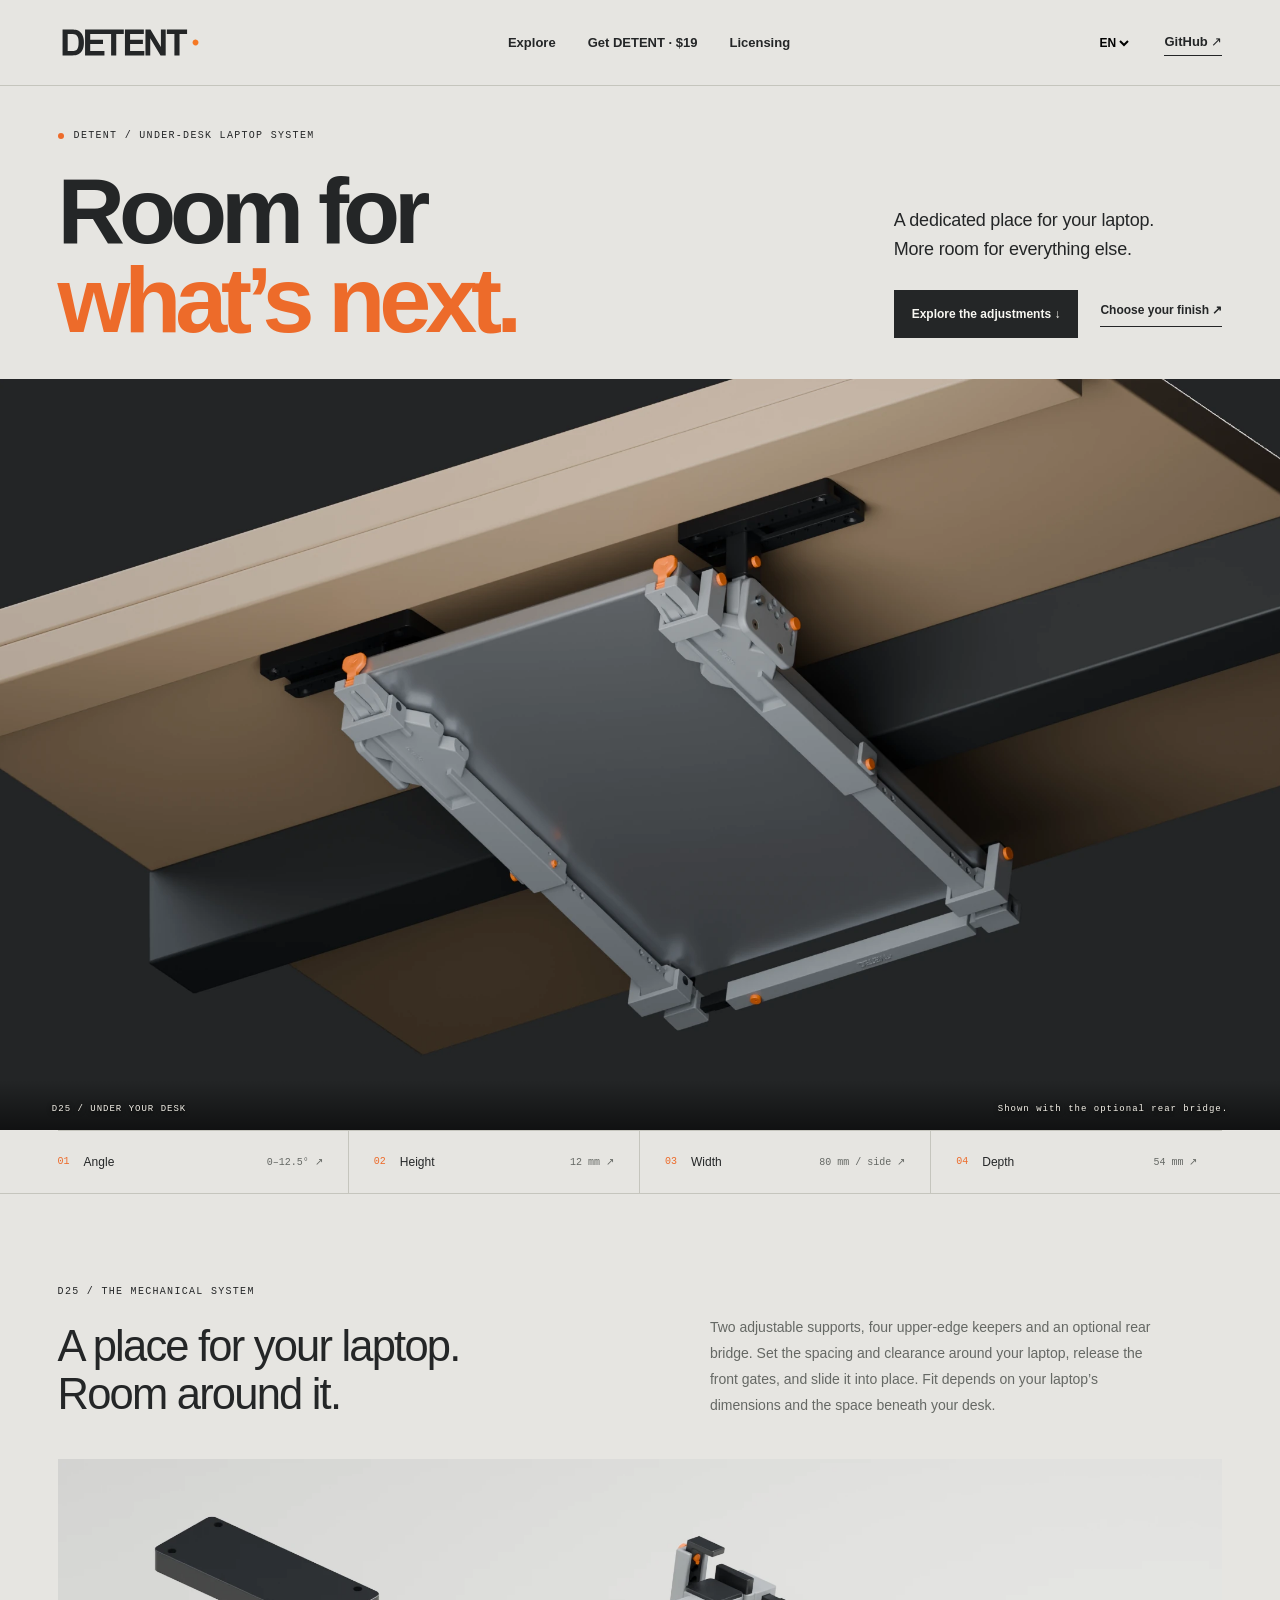
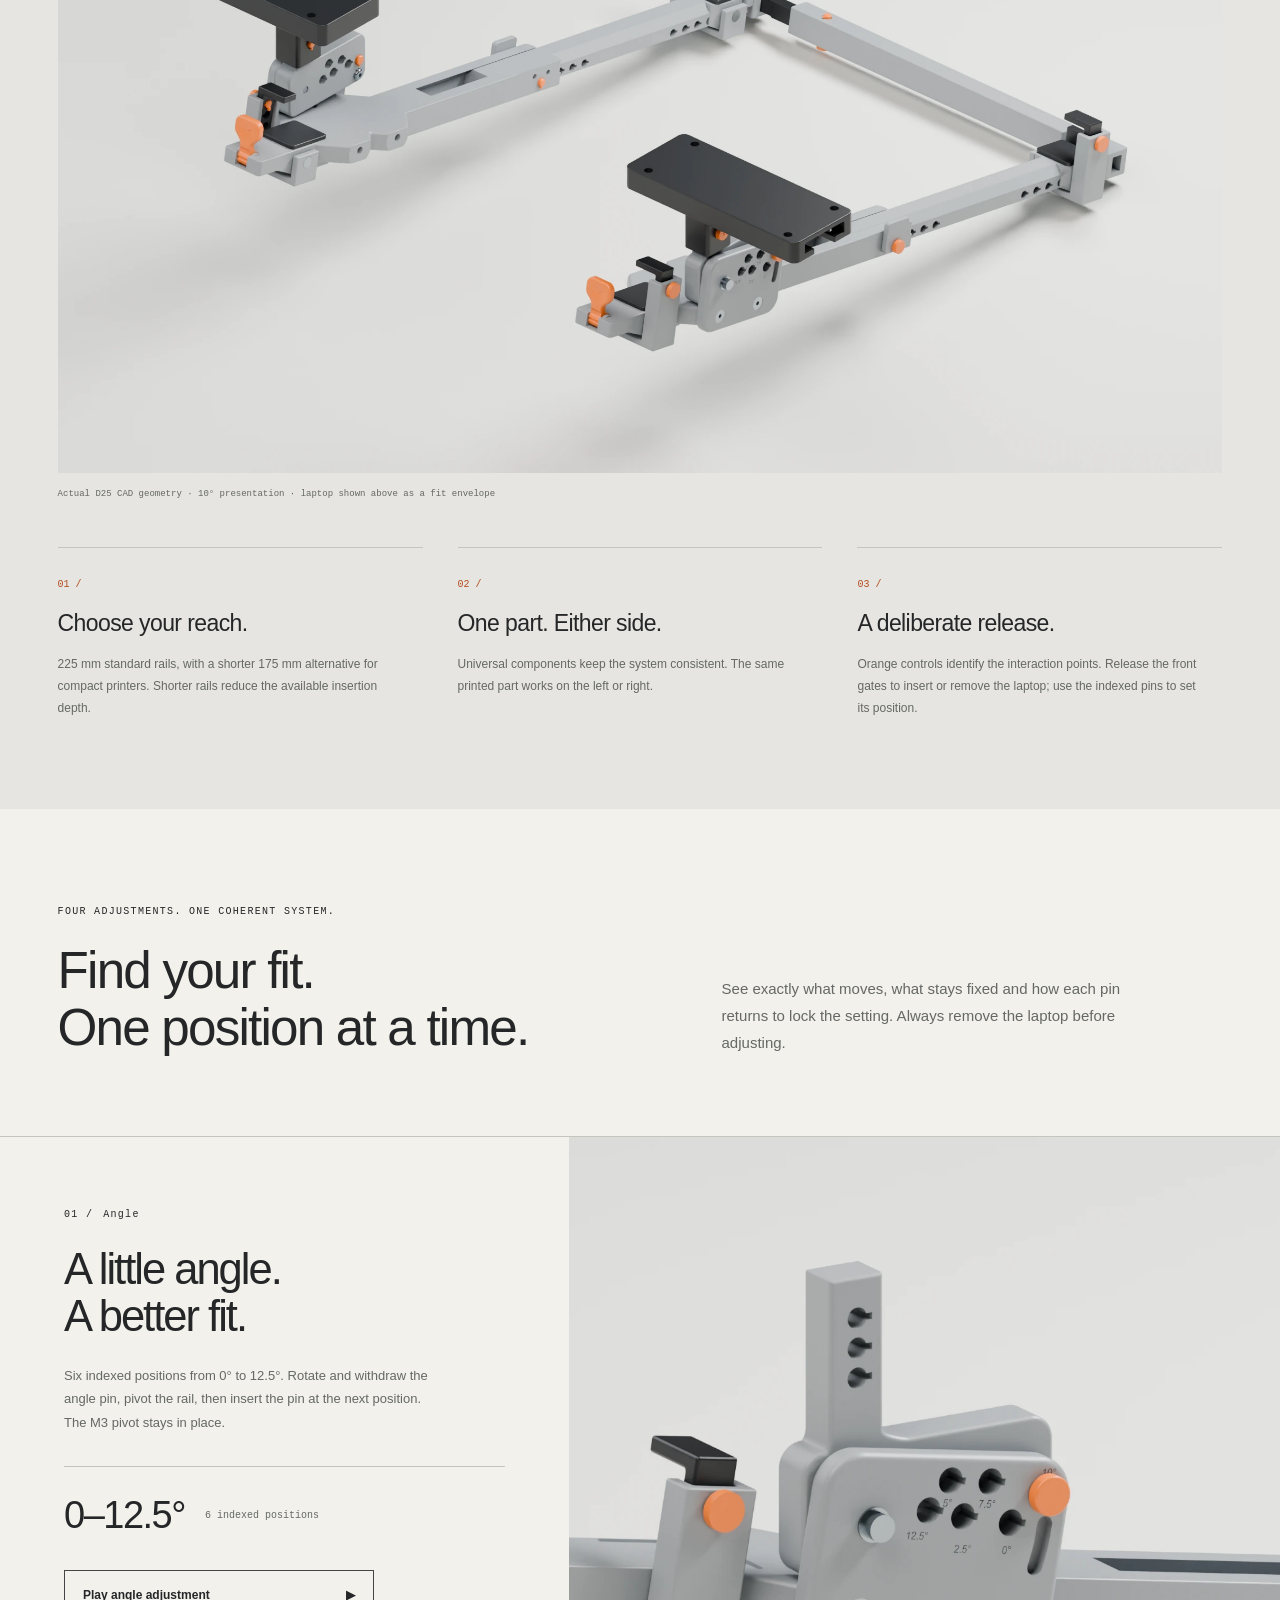
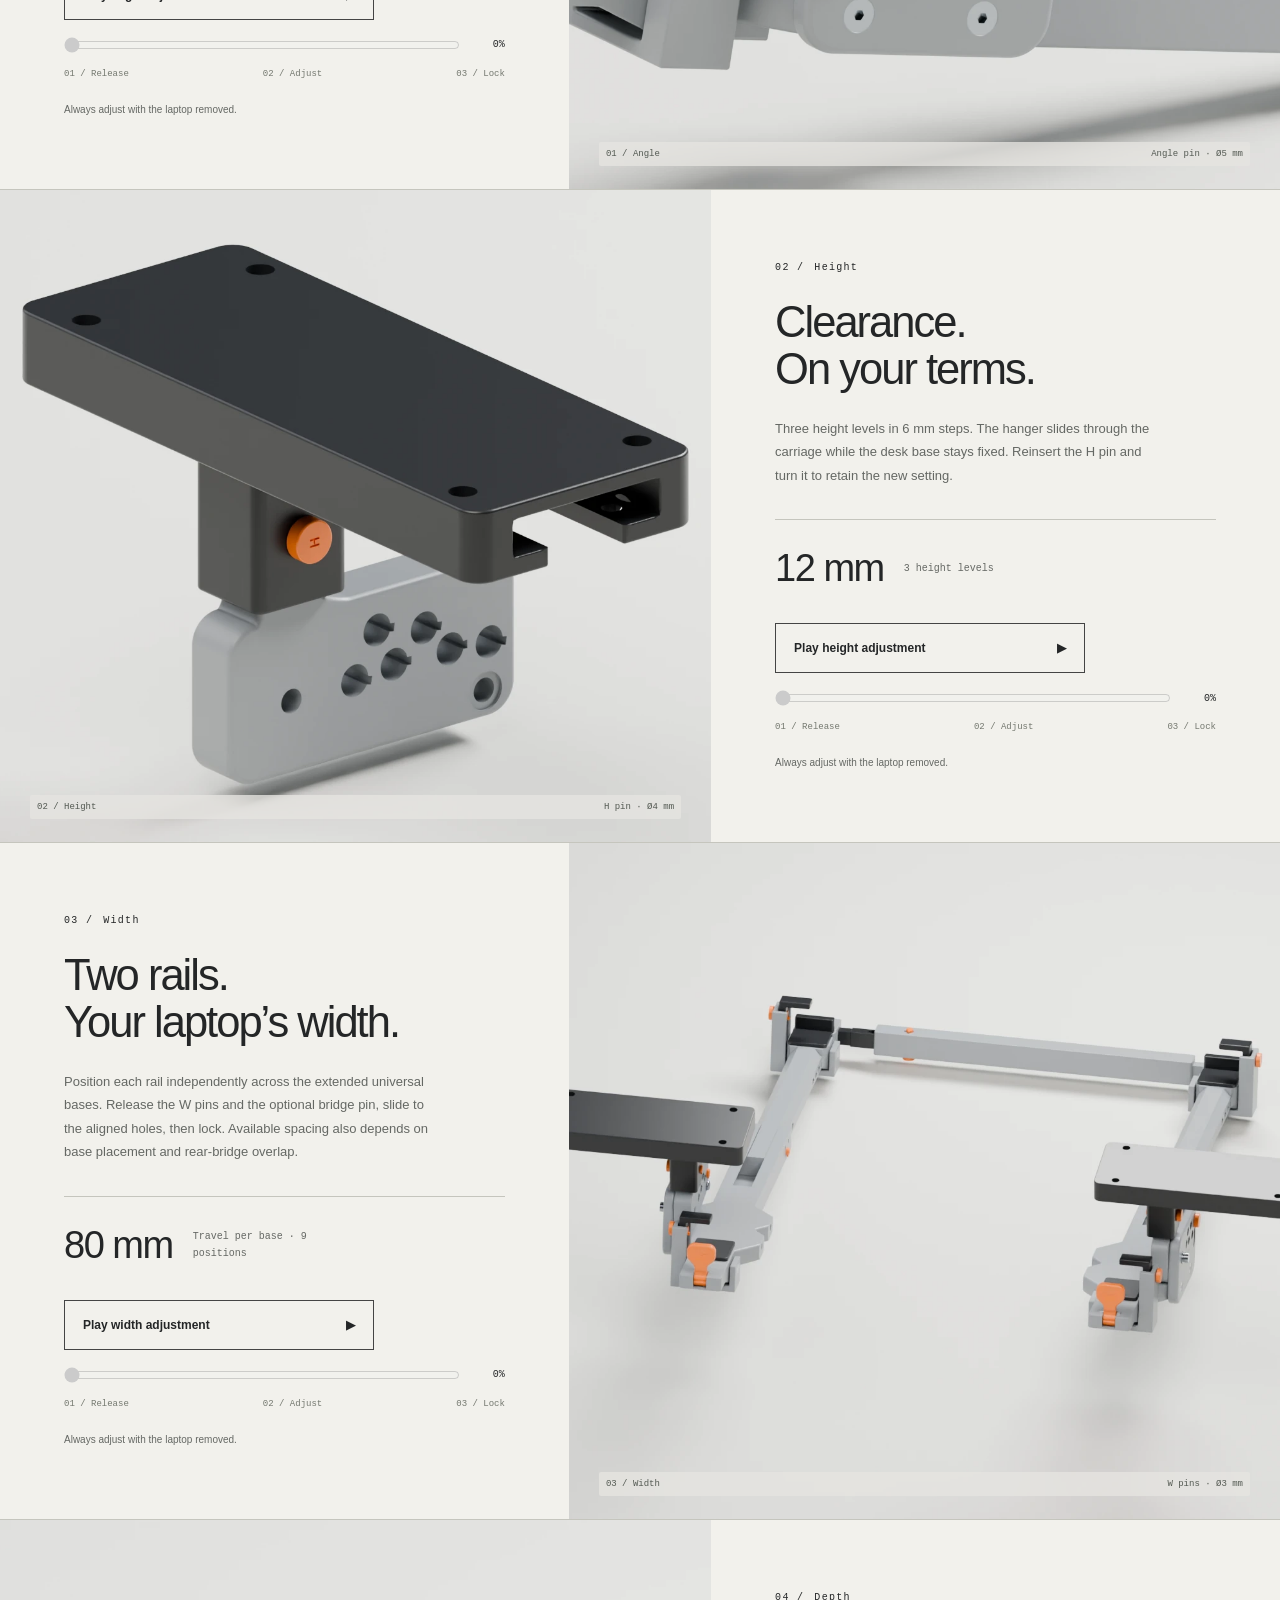
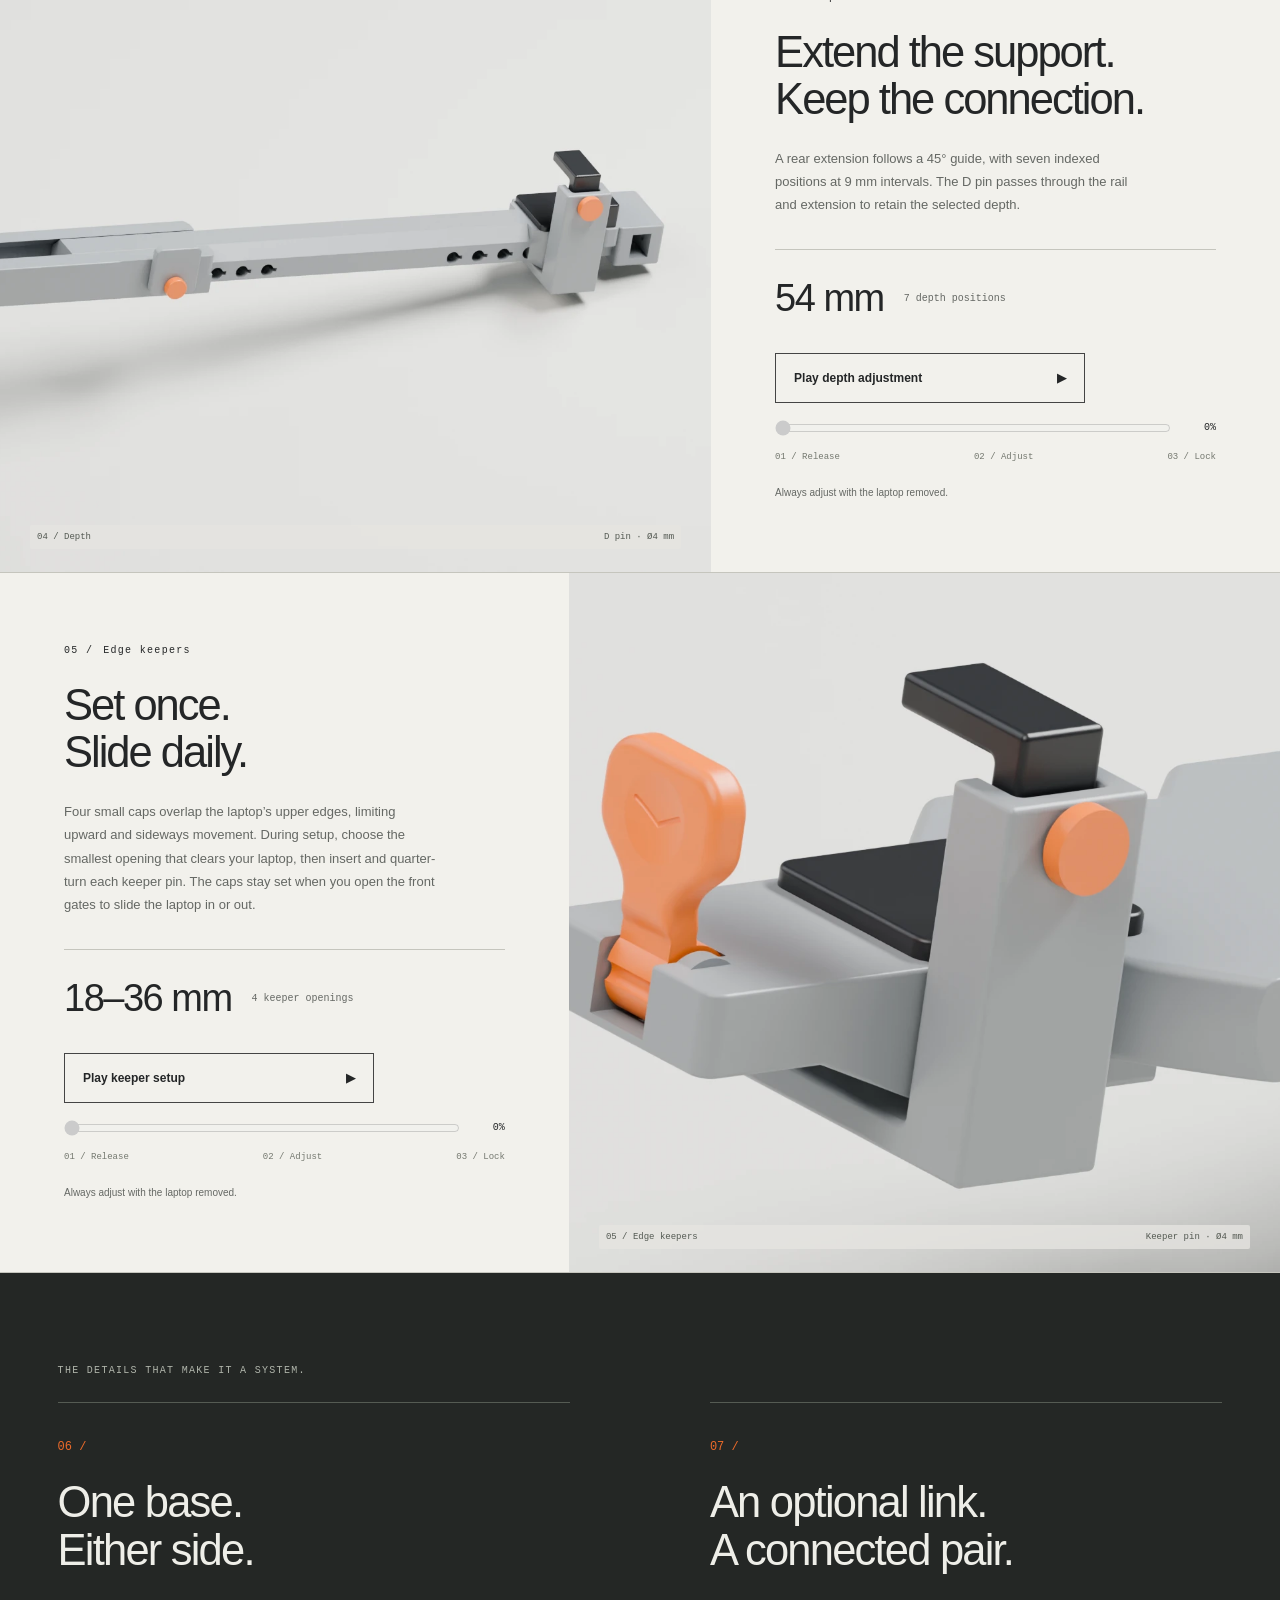
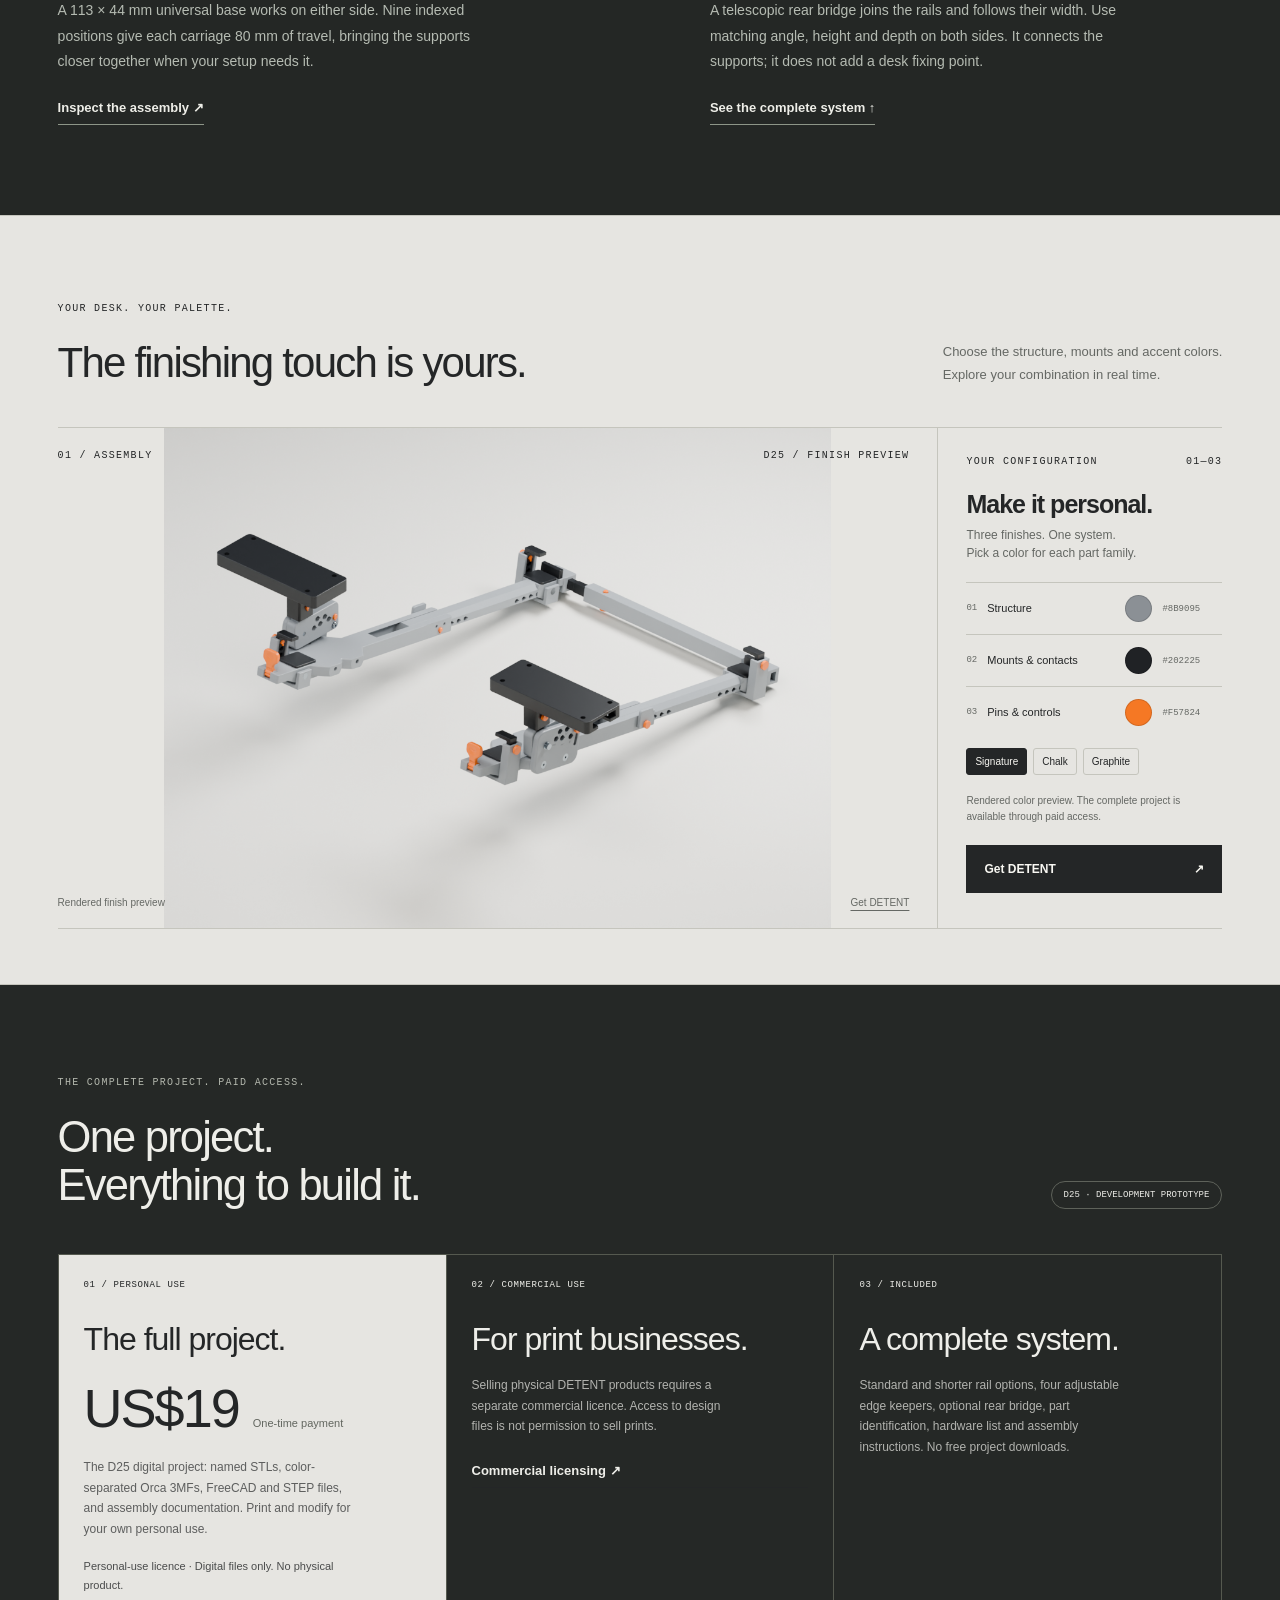
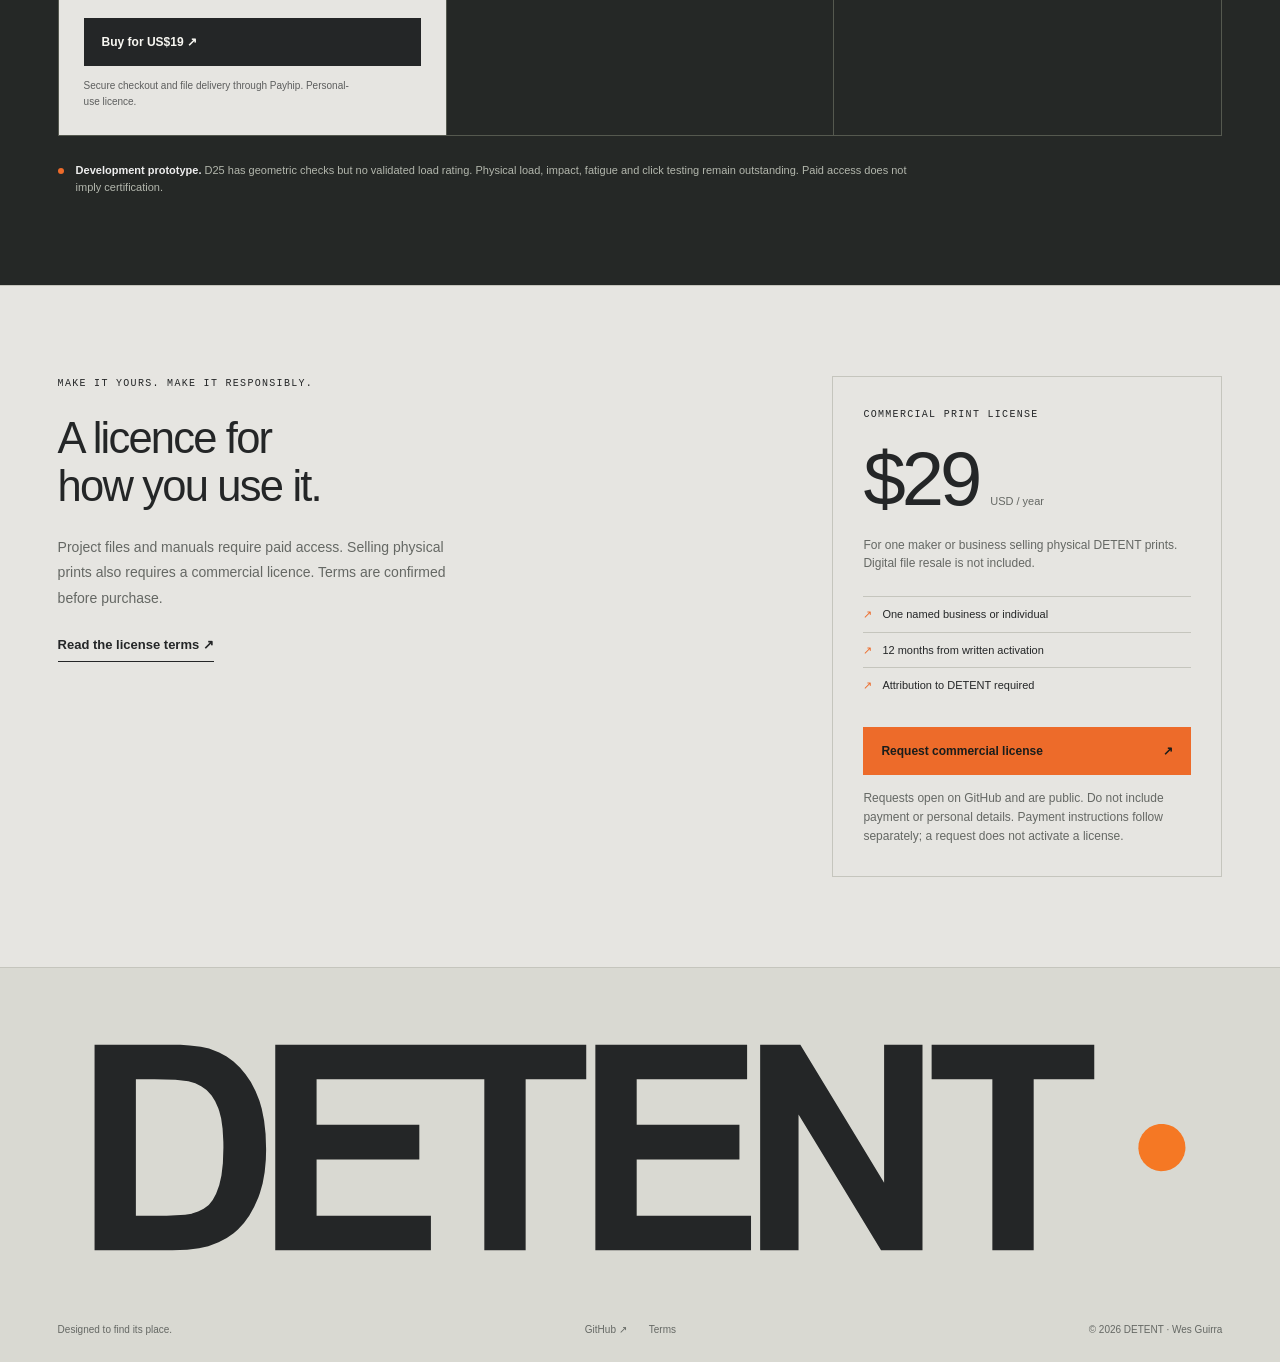
<file: docs/index.html>
<!doctype html>
<html lang="en"><head><meta charset="utf-8"><meta name="viewport" content="width=device-width,initial-scale=1"><title>DETENT — A better position.</title><meta name="description" content="A modular, 3D-printable under-desk laptop support. D25 digital project files for US$19, one-time personal use. Explore the adjustments and choose your colors."><meta name="theme-color" content="#e6e5e1"><meta property="og:title" content="DETENT — A better position."><meta property="og:description" content="Modular laptop support. Four adjustments. Your colors."><meta property="og:image" content="https://wesguirra.github.io/detent/assets/renders/hero.webp"><meta property="og:type" content="website"><meta property="og:url" content="https://wesguirra.github.io/detent/"><link rel="canonical" href="https://wesguirra.github.io/detent/"><link rel="icon" href="assets/icon.svg" type="image/svg+xml"><link rel="stylesheet" href="assets/site.css?v=d25"><script defer src="assets/store-config.js?v=personal19-live1"></script><script defer src="assets/site.js?v=personal19-live1"></script></head>
<body><a class="skip" href="#main" data-i18n="skip">Skip to content</a>
<header class="header"><a class="brand" href="./" aria-label="DETENT home"><img src="assets/brand/detent.svg" alt="DETENT•" width="156" height="38"></a><nav aria-label="Main navigation"><a href="#features" data-i18n="navExplore">Explore</a><a href="#access" data-i18n="navFiles">Get DETENT · $19</a><a href="#license" data-i18n="navLicense">Licensing</a></nav><div class="header-right"><select id="language" aria-label="Language"><option value="en">EN</option><option value="pt">PT</option></select><a class="repo" href="https://github.com/wesguirra/detent" target="_blank" rel="noopener">GitHub ↗</a></div></header>
<main id="main"><section class="product-hero" aria-labelledby="hero-title"><div class="hero-heading"><div><div class="eyebrow"><span class="signal"></span><span data-i18n="heroEyebrow">DETENT / UNDER-DESK LAPTOP SYSTEM</span></div><h1 id="hero-title" data-i18n="heroProductTitle">Room for<br><em>what’s next.</em></h1></div><div class="hero-product-copy"><p data-i18n="heroProductText">A dedicated place for your laptop.<br>More room for everything else.</p><div class="hero-actions"><a class="button dark" href="#features" data-i18n="discoverAdjustments">Explore the adjustments ↓</a><a class="text-link" href="#personalize" data-i18n="chooseFinish">Choose your finish ↗</a></div></div></div><figure class="hero-render"><img src="assets/renders/hero.webp?v=d25" width="2200" height="1280" alt="D25 support beneath a desk with a closed laptop envelope, front lip and crossbar; rendered from the current CAD" fetchpriority="high"><figcaption><span data-i18n="studioLabel">D25 / UNDER YOUR DESK</span><span data-i18n="heroMaterials">Shown with the optional rear bridge.</span></figcaption></figure><div class="hero-spec-strip"><a href="#feature-angle"><strong>01</strong><span data-i18n="angle">Angle</span><span>0–12.5° ↗</span></a><a href="#feature-height"><strong>02</strong><span data-i18n="height">Height</span><span>12 mm ↗</span></a><a href="#feature-width"><strong>03</strong><span data-i18n="width">Width</span><span data-i18n="heroWidthRange">80 mm / side ↗</span></a><a href="#feature-depth"><strong>04</strong><span data-i18n="depth">Depth</span><span>54 mm ↗</span></a></div></section>
<section class="system-overview section" id="system" aria-labelledby="system-title"><div class="system-heading"><div><div class="eyebrow" data-i18n="systemLabel">D25 / THE MECHANICAL SYSTEM</div><h2 id="system-title" data-i18n="systemTitle">A place for your laptop.<br>Room around it.</h2></div><p data-i18n="systemText">Two adjustable supports, four upper-edge keepers and an optional rear bridge. Set the spacing and clearance around your laptop, release the front gates, and slide it into place. Fit depends on your laptop’s dimensions and the space beneath your desk.</p></div><figure><img src="assets/renders/studio.webp?v=d25" width="2200" height="1160" alt="Complete D25 assembly in gray, black and orange, showing the extended universal bases and thin telescopic rear bridge" loading="lazy"><figcaption data-i18n="systemCaption">Actual D25 CAD geometry · 10° presentation · laptop shown above as a fit envelope</figcaption></figure><div class="system-details"><article><span>01 /</span><h3 data-i18n="railTitle">Choose your reach.</h3><p data-i18n="railText">225 mm standard rails, with a shorter 175 mm alternative for compact printers. Shorter rails reduce the available insertion depth.</p></article><article><span>02 /</span><h3 data-i18n="universalTitle">One part. Either side.</h3><p data-i18n="universalText">Universal components keep the system consistent. The same printed part works on the left or right.</p></article><article><span>03 /</span><h3 data-i18n="controlTitle">A deliberate release.</h3><p data-i18n="controlText">Orange controls identify the interaction points. Release the front gates to insert or remove the laptop; use the indexed pins to set its position.</p></article></div></section>
<section class="features-intro" id="features"><div class="eyebrow" data-i18n="featureIntroLabel">FOUR ADJUSTMENTS. ONE COHERENT SYSTEM.</div><h2 data-i18n="featureIntroTitle">Find your fit.<br>One position at a time.</h2><p data-i18n="featureIntroText">See exactly what moves, what stays fixed and how each pin returns to lock the setting. Always remove the laptop before adjusting.</p></section>
<section class="feature-section" id="feature-angle" data-feature="angle"><div class="feature-visual" data-feature-visual="angle"><img src="assets/renders/angle.webp?v=d25" width="1400" height="1050" alt="DETENT angle adjustment detail from the CAD assembly" loading="lazy"><div class="feature-player-slot"></div><div class="feature-caption"><span>01 / <span data-i18n="angle">Angle</span></span><span data-i18n="angleCaption">Angle pin · Ø5 mm</span></div><span class="feature-loading" hidden data-i18n="preparingAnimation">Preparing animation…</span></div><div class="feature-copy"><div class="eyebrow">01 / <span data-i18n="angle">Angle</span></div><h2 data-i18n="angleFeatureTitle">A little angle.<br>A better fit.</h2><p data-i18n="angleFeatureText">Six indexed positions from 0° to 12.5°. Rotate and withdraw the angle pin, pivot the rail, then insert the pin at the next position. The M3 pivot stays in place.</p><div class="feature-metric"><strong>0–12.5°</strong><span data-i18n="angleMetric">6 indexed positions</span></div><div class="feature-transport"><button class="feature-play button" data-play-feature="angle"><span data-i18n="anglePlay">Play angle adjustment</span><span aria-hidden="true">▶</span></button><label class="sr-only" for="seek-angle">angle animation progress</label><input id="seek-angle" class="feature-seek" type="range" min="0" max="100" step=".1" value="0" disabled><output class="feature-progress">0%</output></div><div class="feature-phases"><span data-feature-phase="0" data-i18n="step1">01 / Release</span><span data-feature-phase="1" data-i18n="step2">02 / Adjust</span><span data-feature-phase="2" data-i18n="step3">03 / Lock</span></div><p class="feature-unloaded" data-i18n="unloaded">Always adjust with the laptop removed.</p></div></section>
<section class="feature-section" id="feature-height" data-feature="height"><div class="feature-visual" data-feature-visual="height"><img src="assets/renders/height.webp?v=d25" width="1400" height="1050" alt="DETENT height adjustment detail from the CAD assembly" loading="lazy"><div class="feature-player-slot"></div><div class="feature-caption"><span>02 / <span data-i18n="height">Height</span></span><span data-i18n="heightCaption">H pin · Ø4 mm</span></div><span class="feature-loading" hidden data-i18n="preparingAnimation">Preparing animation…</span></div><div class="feature-copy"><div class="eyebrow">02 / <span data-i18n="height">Height</span></div><h2 data-i18n="heightFeatureTitle">Clearance.<br>On your terms.</h2><p data-i18n="heightFeatureText">Three height levels in 6 mm steps. The hanger slides through the carriage while the desk base stays fixed. Reinsert the H pin and turn it to retain the new setting.</p><div class="feature-metric"><strong>12 mm</strong><span data-i18n="heightMetric">3 height levels</span></div><div class="feature-transport"><button class="feature-play button" data-play-feature="height"><span data-i18n="heightPlay">Play height adjustment</span><span aria-hidden="true">▶</span></button><label class="sr-only" for="seek-height">height animation progress</label><input id="seek-height" class="feature-seek" type="range" min="0" max="100" step=".1" value="0" disabled><output class="feature-progress">0%</output></div><div class="feature-phases"><span data-feature-phase="0" data-i18n="step1">01 / Release</span><span data-feature-phase="1" data-i18n="step2">02 / Adjust</span><span data-feature-phase="2" data-i18n="step3">03 / Lock</span></div><p class="feature-unloaded" data-i18n="unloaded">Always adjust with the laptop removed.</p></div></section>
<section class="feature-section" id="feature-width" data-feature="width"><div class="feature-visual" data-feature-visual="width"><img src="assets/renders/width.webp?v=d25" width="1400" height="1050" alt="DETENT width adjustment detail from the CAD assembly" loading="lazy"><div class="feature-player-slot"></div><div class="feature-caption"><span>03 / <span data-i18n="width">Width</span></span><span data-i18n="widthCaption">W pins · Ø3 mm</span></div><span class="feature-loading" hidden data-i18n="preparingAnimation">Preparing animation…</span></div><div class="feature-copy"><div class="eyebrow">03 / <span data-i18n="width">Width</span></div><h2 data-i18n="widthFeatureTitle">Two rails.<br>Your laptop’s width.</h2><p data-i18n="widthFeatureText">Position each rail independently across the extended universal bases. Release the W pins and the optional bridge pin, slide to the aligned holes, then lock. Available spacing also depends on base placement and rear-bridge overlap.</p><div class="feature-metric"><strong>80 mm</strong><span data-i18n="widthMetric">Travel per base · 9 positions</span></div><div class="feature-transport"><button class="feature-play button" data-play-feature="width"><span data-i18n="widthPlay">Play width adjustment</span><span aria-hidden="true">▶</span></button><label class="sr-only" for="seek-width">width animation progress</label><input id="seek-width" class="feature-seek" type="range" min="0" max="100" step=".1" value="0" disabled><output class="feature-progress">0%</output></div><div class="feature-phases"><span data-feature-phase="0" data-i18n="step1">01 / Release</span><span data-feature-phase="1" data-i18n="step2">02 / Adjust</span><span data-feature-phase="2" data-i18n="step3">03 / Lock</span></div><p class="feature-unloaded" data-i18n="unloaded">Always adjust with the laptop removed.</p></div></section>
<section class="feature-section" id="feature-depth" data-feature="depth"><div class="feature-visual" data-feature-visual="depth"><img src="assets/renders/depth.webp?v=d25" width="1400" height="1050" alt="DETENT depth adjustment detail from the CAD assembly" loading="lazy"><div class="feature-player-slot"></div><div class="feature-caption"><span>04 / <span data-i18n="depth">Depth</span></span><span data-i18n="depthCaption">D pin · Ø4 mm</span></div><span class="feature-loading" hidden data-i18n="preparingAnimation">Preparing animation…</span></div><div class="feature-copy"><div class="eyebrow">04 / <span data-i18n="depth">Depth</span></div><h2 data-i18n="depthFeatureTitle">Extend the support.<br>Keep the connection.</h2><p data-i18n="depthFeatureText">A rear extension follows a 45° guide, with seven indexed positions at 9 mm intervals. The D pin passes through the rail and extension to retain the selected depth.</p><div class="feature-metric"><strong>54 mm</strong><span data-i18n="depthMetric">7 depth positions</span></div><div class="feature-transport"><button class="feature-play button" data-play-feature="depth"><span data-i18n="depthPlay">Play depth adjustment</span><span aria-hidden="true">▶</span></button><label class="sr-only" for="seek-depth">depth animation progress</label><input id="seek-depth" class="feature-seek" type="range" min="0" max="100" step=".1" value="0" disabled><output class="feature-progress">0%</output></div><div class="feature-phases"><span data-feature-phase="0" data-i18n="step1">01 / Release</span><span data-feature-phase="1" data-i18n="step2">02 / Adjust</span><span data-feature-phase="2" data-i18n="step3">03 / Lock</span></div><p class="feature-unloaded" data-i18n="unloaded">Always adjust with the laptop removed.</p></div></section>
<section class="feature-section" id="feature-keeper" data-feature="keeper"><div class="feature-visual" data-feature-visual="keeper"><img src="assets/renders/keeper.webp?v=d25" width="1400" height="1050" alt="D25 upper-edge keeper with a wrap-under saddle, adjustable cap and orange quarter-turn pin" loading="lazy"><div class="feature-player-slot"></div><div class="feature-caption"><span>05 / <span data-i18n="keeper">Edge keepers</span></span><span data-i18n="keeperCaption">Keeper pin · Ø4 mm</span></div><span class="feature-loading" hidden data-i18n="preparingAnimation">Preparing animation…</span></div><div class="feature-copy"><div class="eyebrow">05 / <span data-i18n="keeper">Edge keepers</span></div><h2 data-i18n="keeperTitle">Set once.<br>Slide daily.</h2><p data-i18n="keeperText">Four small caps overlap the laptop’s upper edges, limiting upward and sideways movement. During setup, choose the smallest opening that clears your laptop, then insert and quarter-turn each keeper pin. The caps stay set when you open the front gates to slide the laptop in or out.</p><div class="feature-metric"><strong>18–36 mm</strong><span data-i18n="keeperMetric">4 keeper openings</span></div><div class="feature-transport"><button class="feature-play button" data-play-feature="keeper"><span data-i18n="keeperPlay">Play keeper setup</span><span aria-hidden="true">▶</span></button><label class="sr-only" for="seek-keeper">Keeper setup animation progress</label><input id="seek-keeper" class="feature-seek" type="range" min="0" max="100" step=".1" value="0" disabled><output class="feature-progress">0%</output></div><div class="feature-phases"><span data-feature-phase="0" data-i18n="step1">01 / Release</span><span data-feature-phase="1" data-i18n="step2">02 / Adjust</span><span data-feature-phase="2" data-i18n="step3">03 / Lock</span></div><p class="feature-unloaded" data-i18n="unloaded">Always adjust with the laptop removed.</p></div></section>
<section class="connection-section section"><div class="eyebrow" data-i18n="connectionEyebrow">THE DETAILS THAT MAKE IT A SYSTEM.</div><div class="connection-grid"><article><span class="connection-number">06 /</span><h2 data-i18n="baseFeatureTitle">One base.<br>Either side.</h2><p data-i18n="baseFeatureText">A 113 × 44 mm universal base works on either side. Nine indexed positions give each carriage 80 mm of travel, bringing the supports closer together when your setup needs it.</p><a class="text-link" href="configurator.html" data-i18n="inspectAssembly">Inspect the assembly ↗</a></article><article><span class="connection-number">07 /</span><h2 data-i18n="linkFeatureTitle">An optional link.<br>A connected pair.</h2><p data-i18n="linkFeatureText">A telescopic rear bridge joins the rails and follows their width. Use matching angle, height and depth on both sides. It connects the supports; it does not add a desk fixing point.</p><a class="text-link" href="#system" data-i18n="tryRearLink">See the complete system ↑</a></article></div></section>
<section class="personalize-section hero" id="personalize"><div class="personalize-heading"><div><div class="eyebrow" data-i18n="finishEyebrow">YOUR DESK. YOUR PALETTE.</div><h2 data-i18n="finishTitle">The finishing touch is yours.</h2></div><p data-i18n="finishText">Choose the structure, mounts and accent colors.<br>Explore your combination in real time.</p></div><!--CONFIGURATOR_START--><div class="product-lab" id="configuration-stage"><div class="stage"><div class="stage-top"><span class="micro" id="view-label" data-i18n="assemblyLabel">01 / ASSEMBLY</span><span class="micro" data-i18n="actualCad">D25 / FINISH PREVIEW</span></div><canvas id="color-preview" width="1100" height="825" role="img" aria-label="DETENT finish preview"></canvas><div class="loading" id="loading" role="status" data-i18n="loading">Preparing your DETENT…</div><div class="stage-bottom"><span data-i18n="drag">Rendered finish preview</span><a href="#access" data-i18n="getFiles">Get DETENT ↗</a></div></div>
<aside class="configuration" aria-label="Product configuration"><div class="panel-heading"><span class="micro" data-i18n="configure">YOUR CONFIGURATION</span><span class="micro">01—03</span></div><h2 data-i18n="colorTitle">Make it personal.</h2><p class="muted" data-i18n="colorText">Three finishes. One system.<br>Pick a color for each part family.</p><div class="color-row"><label for="color-gray"><span class="number">01</span><span data-i18n="structure">Structure</span></label><input id="color-gray" type="color" value="#8b9095" aria-label="Structure color"><output id="hex-gray">#8B9095</output></div><div class="color-row"><label for="color-black"><span class="number">02</span><span data-i18n="mounts">Mounts & contacts</span></label><input id="color-black" type="color" value="#202225" aria-label="Mounts and contacts color"><output id="hex-black">#202225</output></div><div class="color-row"><label for="color-orange"><span class="number">03</span><span data-i18n="controls">Pins & controls</span></label><input id="color-orange" type="color" value="#f57824" aria-label="Pins and controls color"><output id="hex-orange">#F57824</output></div><div class="presets" role="group" aria-label="Color presets"><button data-preset="signature" class="chosen" aria-pressed="true">Signature</button><button data-preset="chalk" aria-pressed="false">Chalk</button><button data-preset="graphite" aria-pressed="false">Graphite</button></div><p class="fine" data-i18n="colorNote">Rendered color preview. The complete project is available through paid access.</p><a class="button dark" href="#access"><span data-i18n="getFiles">Get DETENT</span><span>↗</span></a></aside></div>
<!--CONFIGURATOR_END--></section>
<section class="downloads section" id="access"><div class="section-top"><div><div class="eyebrow" data-i18n="filesEyebrow">THE COMPLETE PROJECT. PAID ACCESS.</div><h2 data-i18n="filesTitle">One project.<br>Everything to build it.</h2></div><span class="pill" data-i18n="prototype">D25 · DEVELOPMENT PROTOTYPE</span></div><div class="download-grid"><article class="download featured"><div class="download-top">01 / PERSONAL USE</div><h3 data-i18n="fullScale">The full project.</h3><div class="personal-price" aria-label="19 US dollars"><strong>US$19</strong><span data-i18n="oneTime">One-time payment</span></div><p data-i18n="fullText">The D25 digital project: named STLs, color-separated Orca 3MFs, FreeCAD and STEP files, and assembly documentation. Print and modify for your own personal use.</p><p class="digital-note" data-i18n="digitalOnly">Personal-use licence · Digital files only. No physical product.</p><a id="personal-buy" class="button dark" href="https://payhip.com/b/pT3IL" rel="noopener" data-i18n="buyPersonal">Buy for US$19 ↗</a><p id="purchase-status" class="purchase-status" role="status" data-i18n="purchaseReady">Secure checkout and file delivery through Payhip. Personal-use licence.</p></article><article class="download"><div class="download-top">02 / COMMERCIAL USE</div><h3 data-i18n="halfScale">For print businesses.</h3><p data-i18n="halfText">Selling physical DETENT products requires a separate commercial licence. Access to design files is not permission to sell prints.</p><a class="text-link" href="#license" data-i18n="commercialDetails">Commercial licensing ↗</a></article><article class="download"><div class="download-top">03 / INCLUDED</div><h3 data-i18n="sourceTitle">A complete system.</h3><p data-i18n="sourceText">Standard and shorter rail options, four adjustable edge keepers, optional rear bridge, part identification, hardware list and assembly instructions. No free project downloads.</p></article></div><div class="prototype-note"><span class="signal"></span><p data-i18n="prototypeNote"><strong>Development prototype.</strong> D25 has geometric checks but no validated load rating. Physical load, impact, fatigue and click testing remain outstanding. Paid access does not imply certification.</p></div></section><section class="licensing section" id="license"><div class="license-intro"><div class="eyebrow" data-i18n="licenseEyebrow">MAKE IT YOURS. MAKE IT RESPONSIBLY.</div><h2 data-i18n="licenseTitle">A licence for<br>how you use it.</h2><p data-i18n="licenseText">Project files and manuals require paid access. Selling physical prints also requires a commercial licence. Terms are confirmed before purchase.</p><a class="text-link" href="terms.html" data-i18n="termsLink">Read the license terms ↗</a></div><div class="license-offer"><div class="micro" data-i18n="commercial">COMMERCIAL PRINT LICENSE</div><div class="price">$29<span data-i18n="perYear">USD / year</span></div><p data-i18n="offerText">For one maker or business selling physical DETENT prints. Digital file resale is not included.</p><ul><li data-i18n="offer1">One named business or individual</li><li data-i18n="offer2">12 months from written activation</li><li data-i18n="offer3">Attribution to DETENT required</li></ul><a id="commercial-cta" class="button orange" href="https://github.com/wesguirra/detent/issues/new?template=commercial-license.yml"><span data-i18n="requestLicense">Request commercial license</span><span>↗</span></a><p class="fine" data-i18n="checkoutNote">Requests open on GitHub and are public. Do not include payment or personal details. Payment instructions follow separately; a request does not activate a license.</p></div></section>
</main><footer><div class="footer-brand"><img src="assets/brand/detent.svg" alt="DETENT•" width="1195" height="304"></div><div class="footer-bottom"><p data-i18n="footer">Designed to find its place.</p><div><a href="https://github.com/wesguirra/detent">GitHub ↗</a><a href="terms.html" data-i18n="terms">Terms</a></div><span>© 2026 DETENT · Wes Guirra</span></div></footer></body></html>
</file>
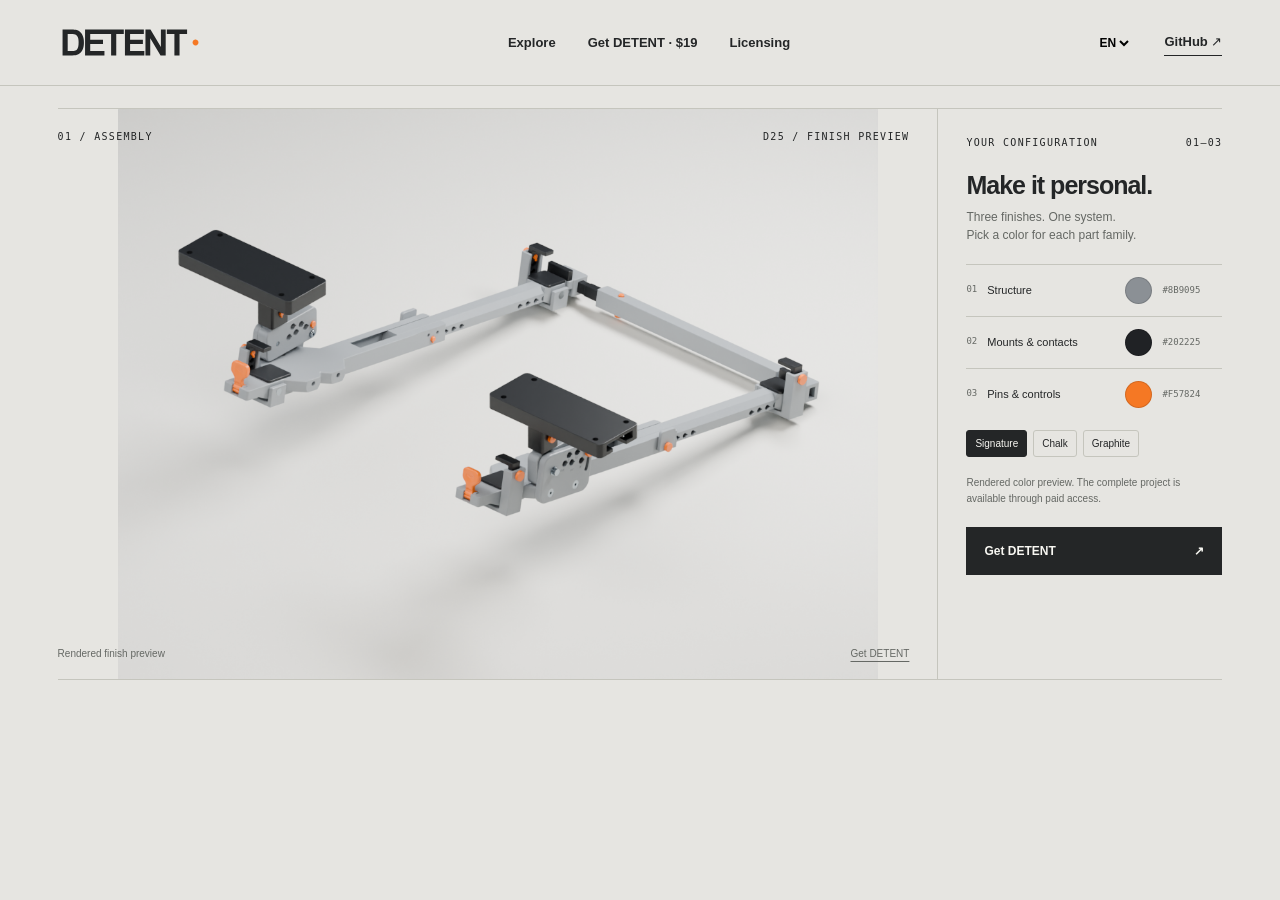
<file: docs/configurator.html>
<!doctype html>
<html lang="en"><head><meta charset="utf-8"><meta name="viewport" content="width=device-width,initial-scale=1"><title>DETENT — Choose your finish.</title><meta name="description" content="A modular, 3D-printable under-desk laptop support. D25 digital project files for US$19, one-time personal use. Explore the adjustments and choose your colors."><meta name="theme-color" content="#e6e5e1"><meta property="og:title" content="DETENT — A better position."><meta property="og:description" content="Modular laptop support. Four adjustments. Your colors."><meta property="og:image" content="https://wesguirra.github.io/detent/assets/renders/hero.webp"><meta property="og:type" content="website"><meta property="og:url" content="https://wesguirra.github.io/detent/"><link rel="canonical" href="https://wesguirra.github.io/detent/configurator.html"><link rel="icon" href="assets/icon.svg" type="image/svg+xml"><link rel="stylesheet" href="assets/site.css?v=d25"><script defer src="assets/store-config.js?v=personal19-live1"></script><script defer src="assets/site.js?v=personal19-live1"></script></head>
<body class="configurator"><header class="header"><a class="brand" href="./" aria-label="DETENT home"><img src="assets/brand/detent.svg" alt="DETENT•" width="156" height="38"></a><nav aria-label="Main navigation"><a href="./#features" data-i18n="navExplore">Explore</a><a href="./#access" data-i18n="navFiles">Get DETENT · $19</a><a href="./#license" data-i18n="navLicense">Licensing</a></nav><div class="header-right"><select id="language" aria-label="Language"><option value="en">EN</option><option value="pt">PT</option></select><a class="repo" href="https://github.com/wesguirra/detent" target="_blank" rel="noopener">GitHub ↗</a></div></header><main id="main" class="hero"><div class="product-lab" id="configuration-stage"><div class="stage"><div class="stage-top"><span class="micro" id="view-label" data-i18n="assemblyLabel">01 / ASSEMBLY</span><span class="micro" data-i18n="actualCad">D25 / FINISH PREVIEW</span></div><canvas id="color-preview" width="1100" height="825" role="img" aria-label="DETENT finish preview"></canvas><div class="loading" id="loading" role="status" data-i18n="loading">Preparing your DETENT…</div><div class="stage-bottom"><span data-i18n="drag">Rendered finish preview</span><a href="./#access" data-i18n="getFiles">Get DETENT ↗</a></div></div>
<aside class="configuration" aria-label="Product configuration"><div class="panel-heading"><span class="micro" data-i18n="configure">YOUR CONFIGURATION</span><span class="micro">01—03</span></div><h2 data-i18n="colorTitle">Make it personal.</h2><p class="muted" data-i18n="colorText">Three finishes. One system.<br>Pick a color for each part family.</p><div class="color-row"><label for="color-gray"><span class="number">01</span><span data-i18n="structure">Structure</span></label><input id="color-gray" type="color" value="#8b9095" aria-label="Structure color"><output id="hex-gray">#8B9095</output></div><div class="color-row"><label for="color-black"><span class="number">02</span><span data-i18n="mounts">Mounts & contacts</span></label><input id="color-black" type="color" value="#202225" aria-label="Mounts and contacts color"><output id="hex-black">#202225</output></div><div class="color-row"><label for="color-orange"><span class="number">03</span><span data-i18n="controls">Pins & controls</span></label><input id="color-orange" type="color" value="#f57824" aria-label="Pins and controls color"><output id="hex-orange">#F57824</output></div><div class="presets" role="group" aria-label="Color presets"><button data-preset="signature" class="chosen" aria-pressed="true">Signature</button><button data-preset="chalk" aria-pressed="false">Chalk</button><button data-preset="graphite" aria-pressed="false">Graphite</button></div><p class="fine" data-i18n="colorNote">Rendered color preview. The complete project is available through paid access.</p><a class="button dark" href="./#access"><span data-i18n="getFiles">Get DETENT</span><span>↗</span></a></aside></div>
</main></body></html>
</file>
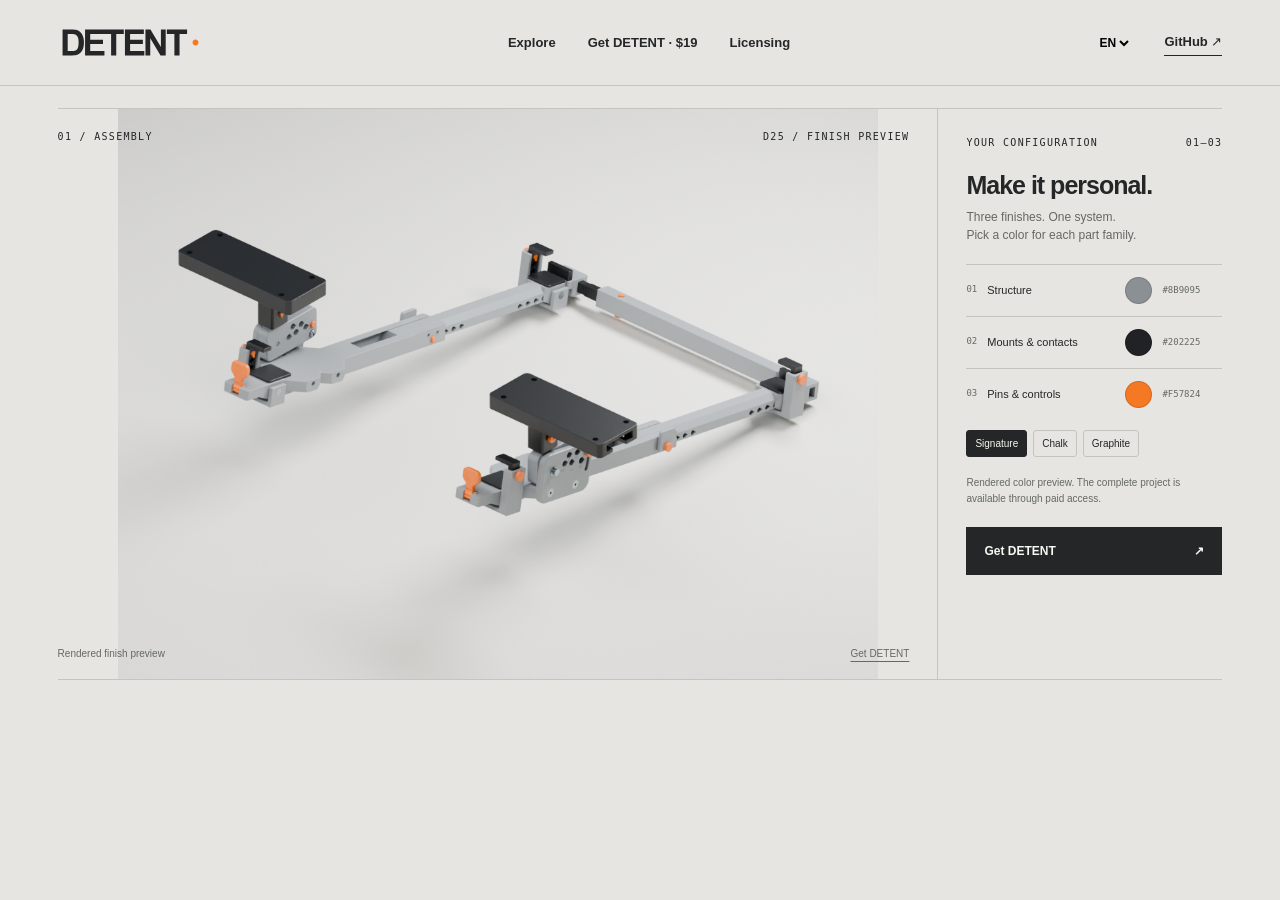
<file: docs/explore.html>
<!doctype html><html lang="en"><meta charset="utf-8"><meta http-equiv="refresh" content="0;url=configurator.html"><title>DETENT | Finish preview</title><a href="configurator.html">View finishes</a></html>
</file>
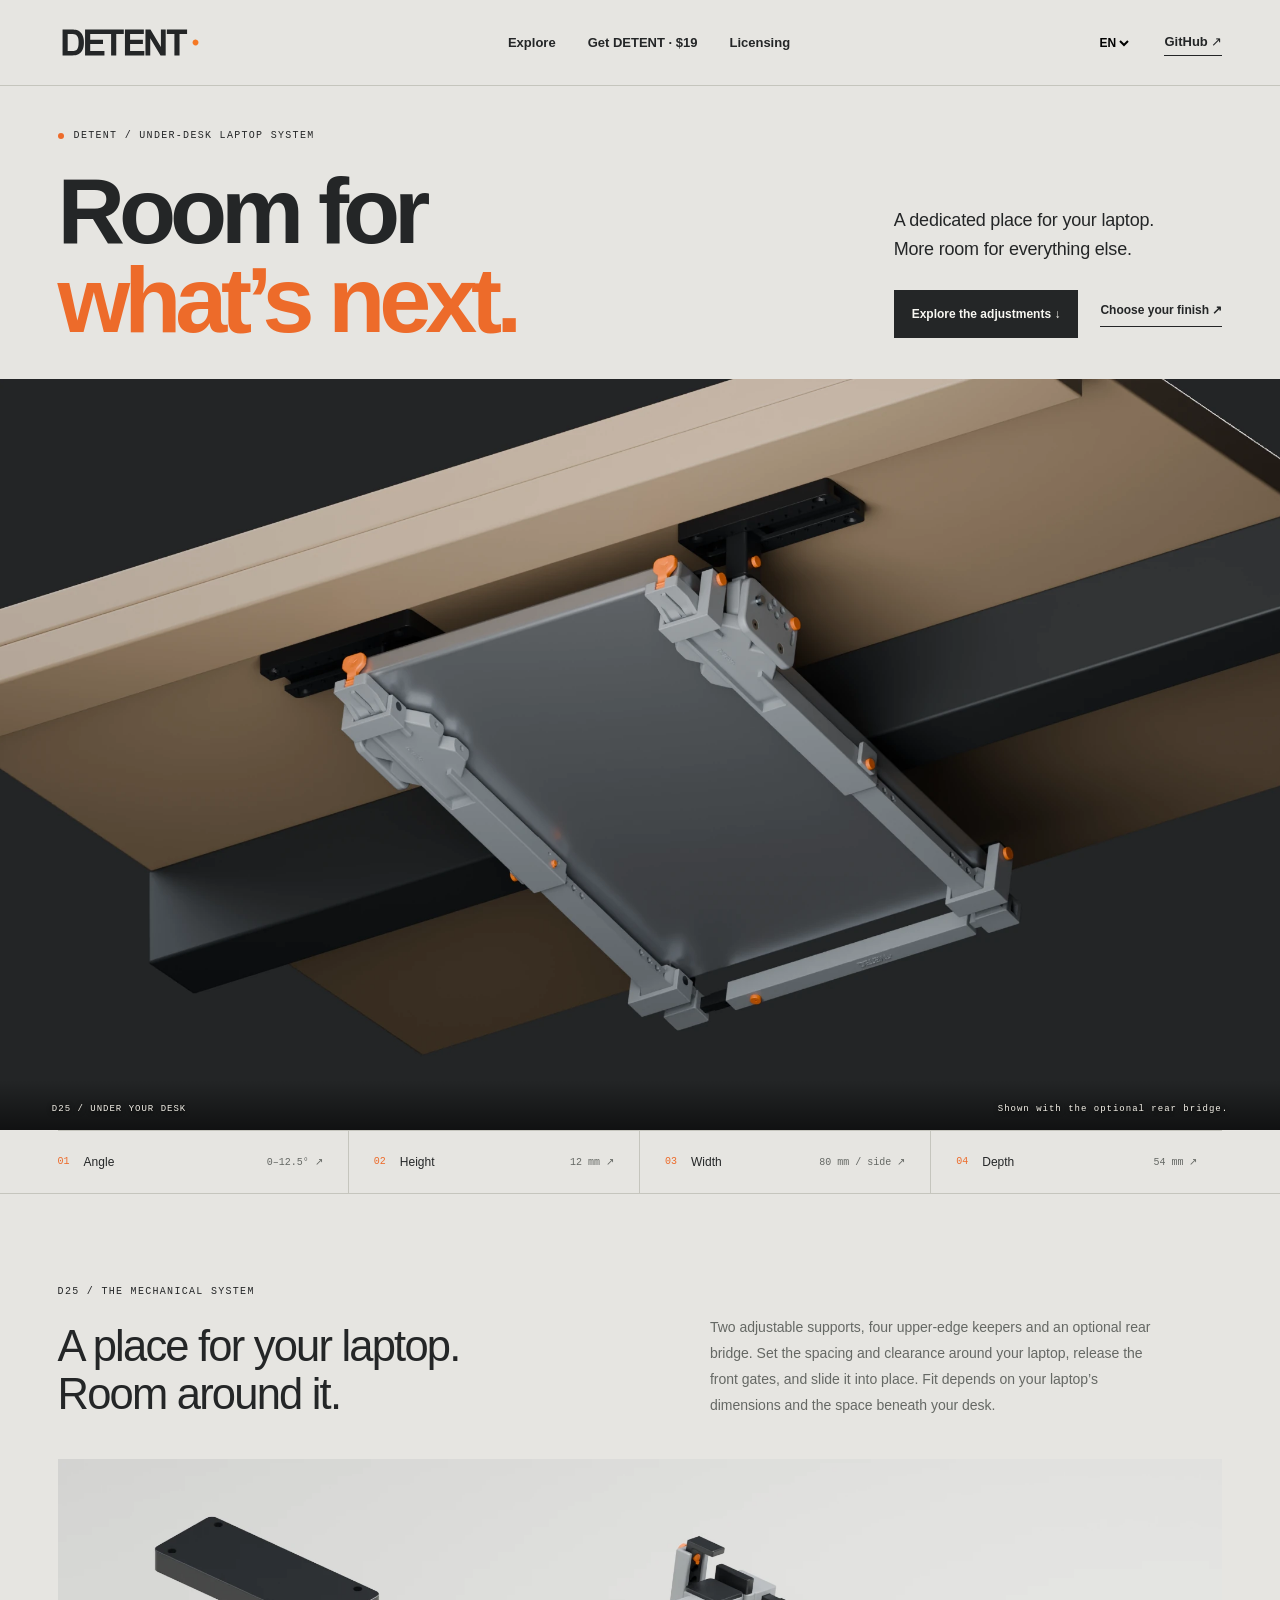
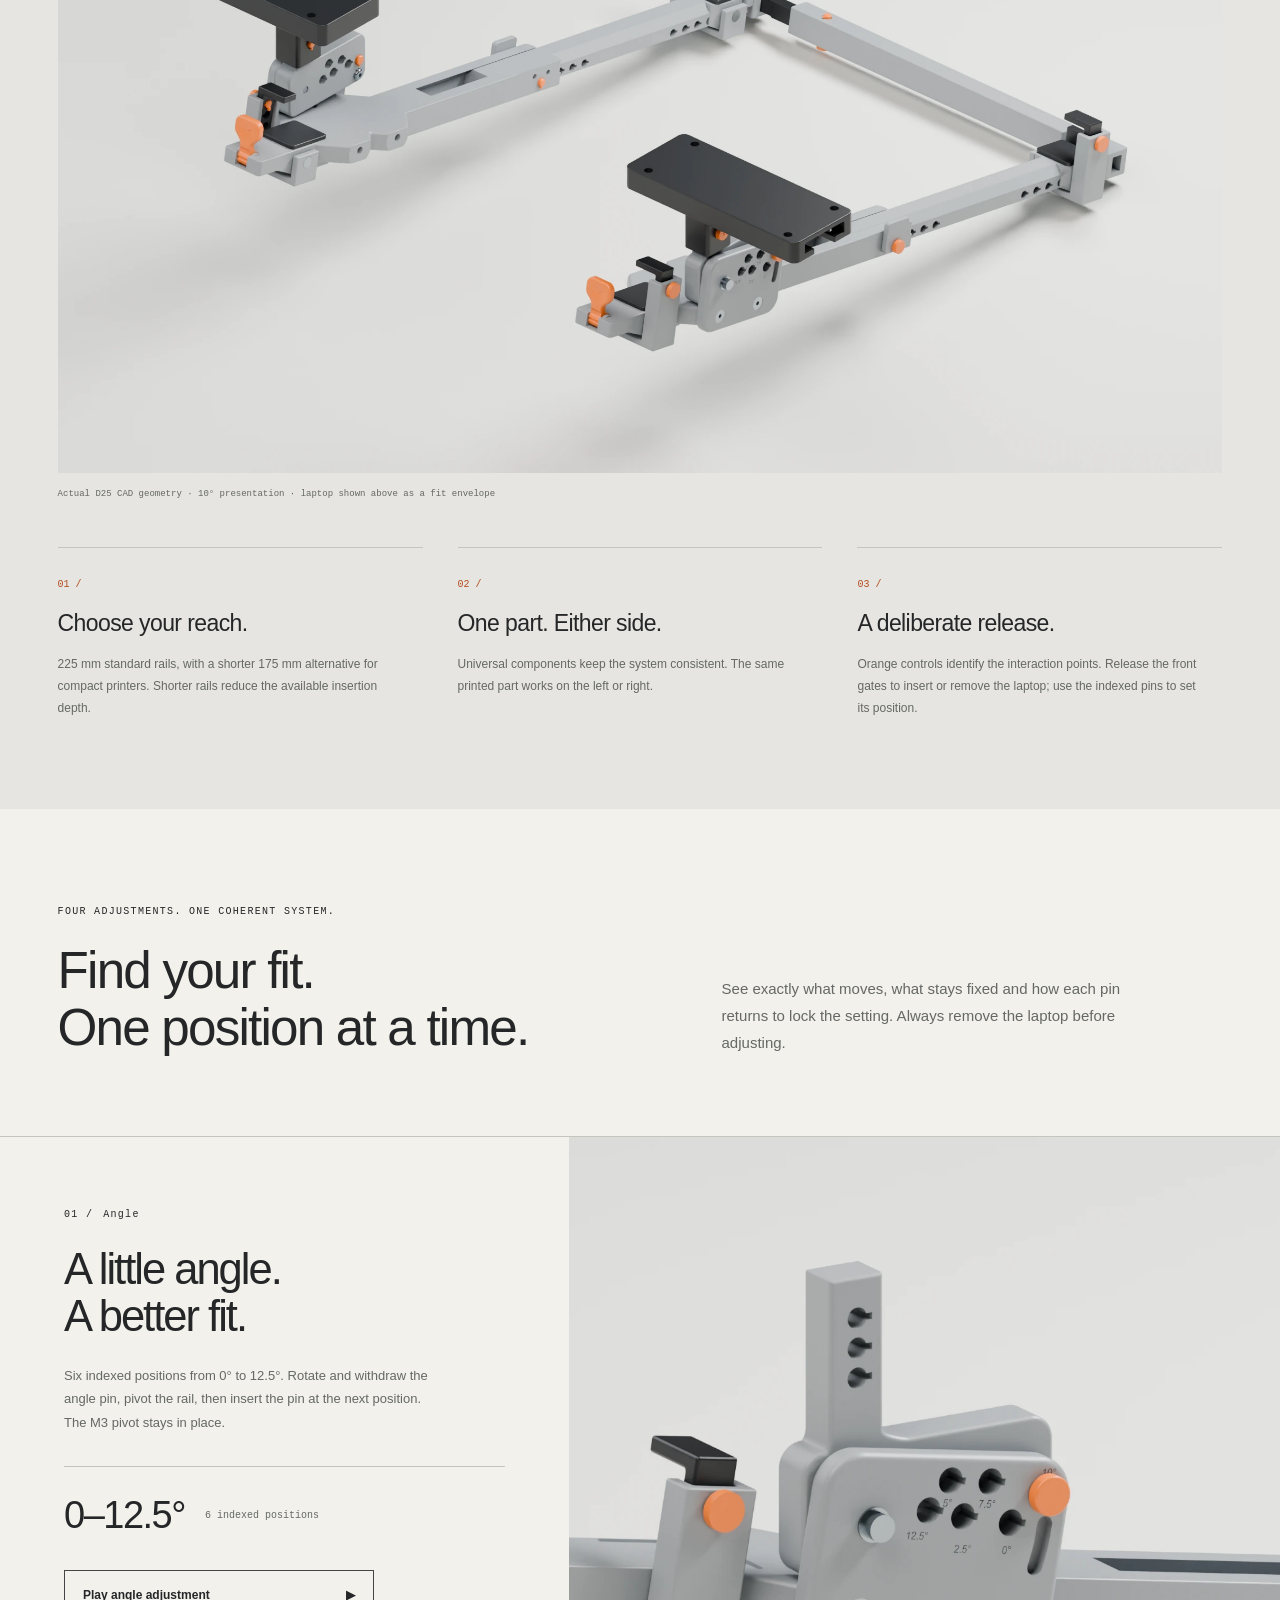
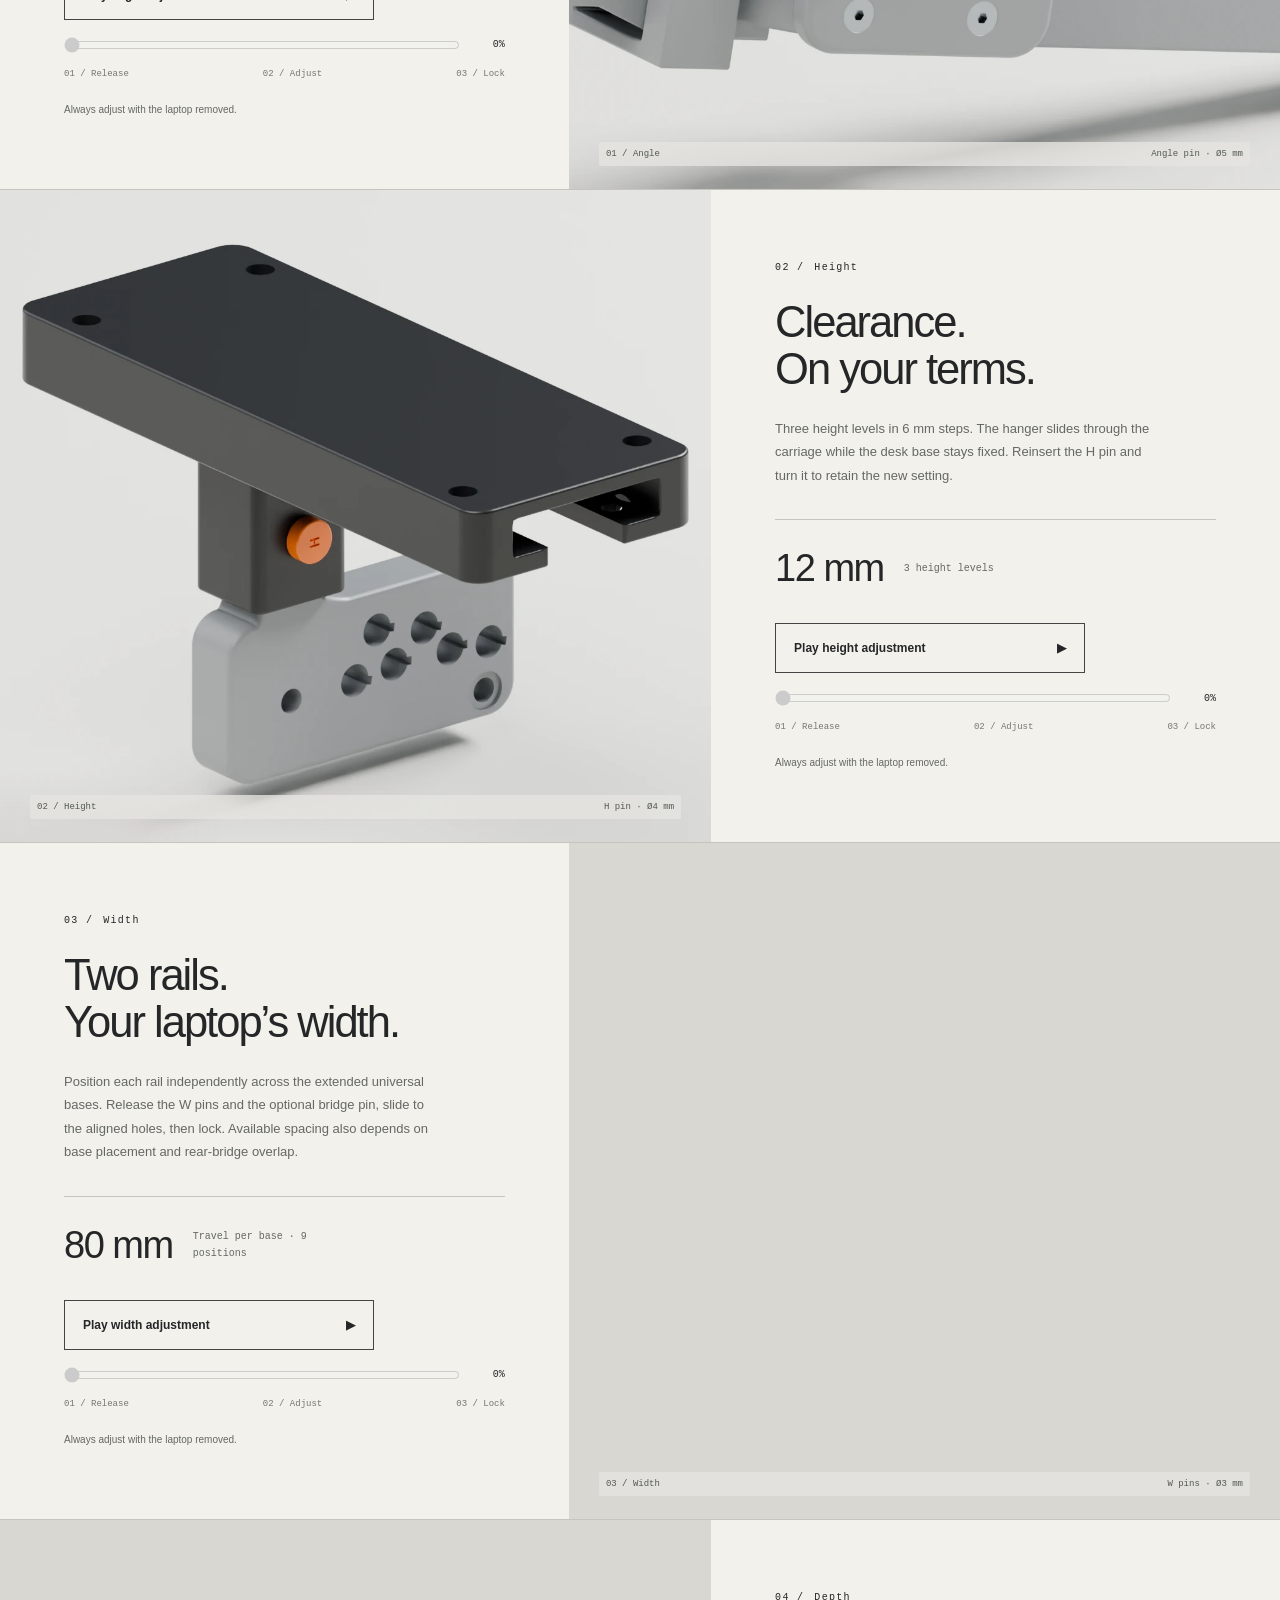
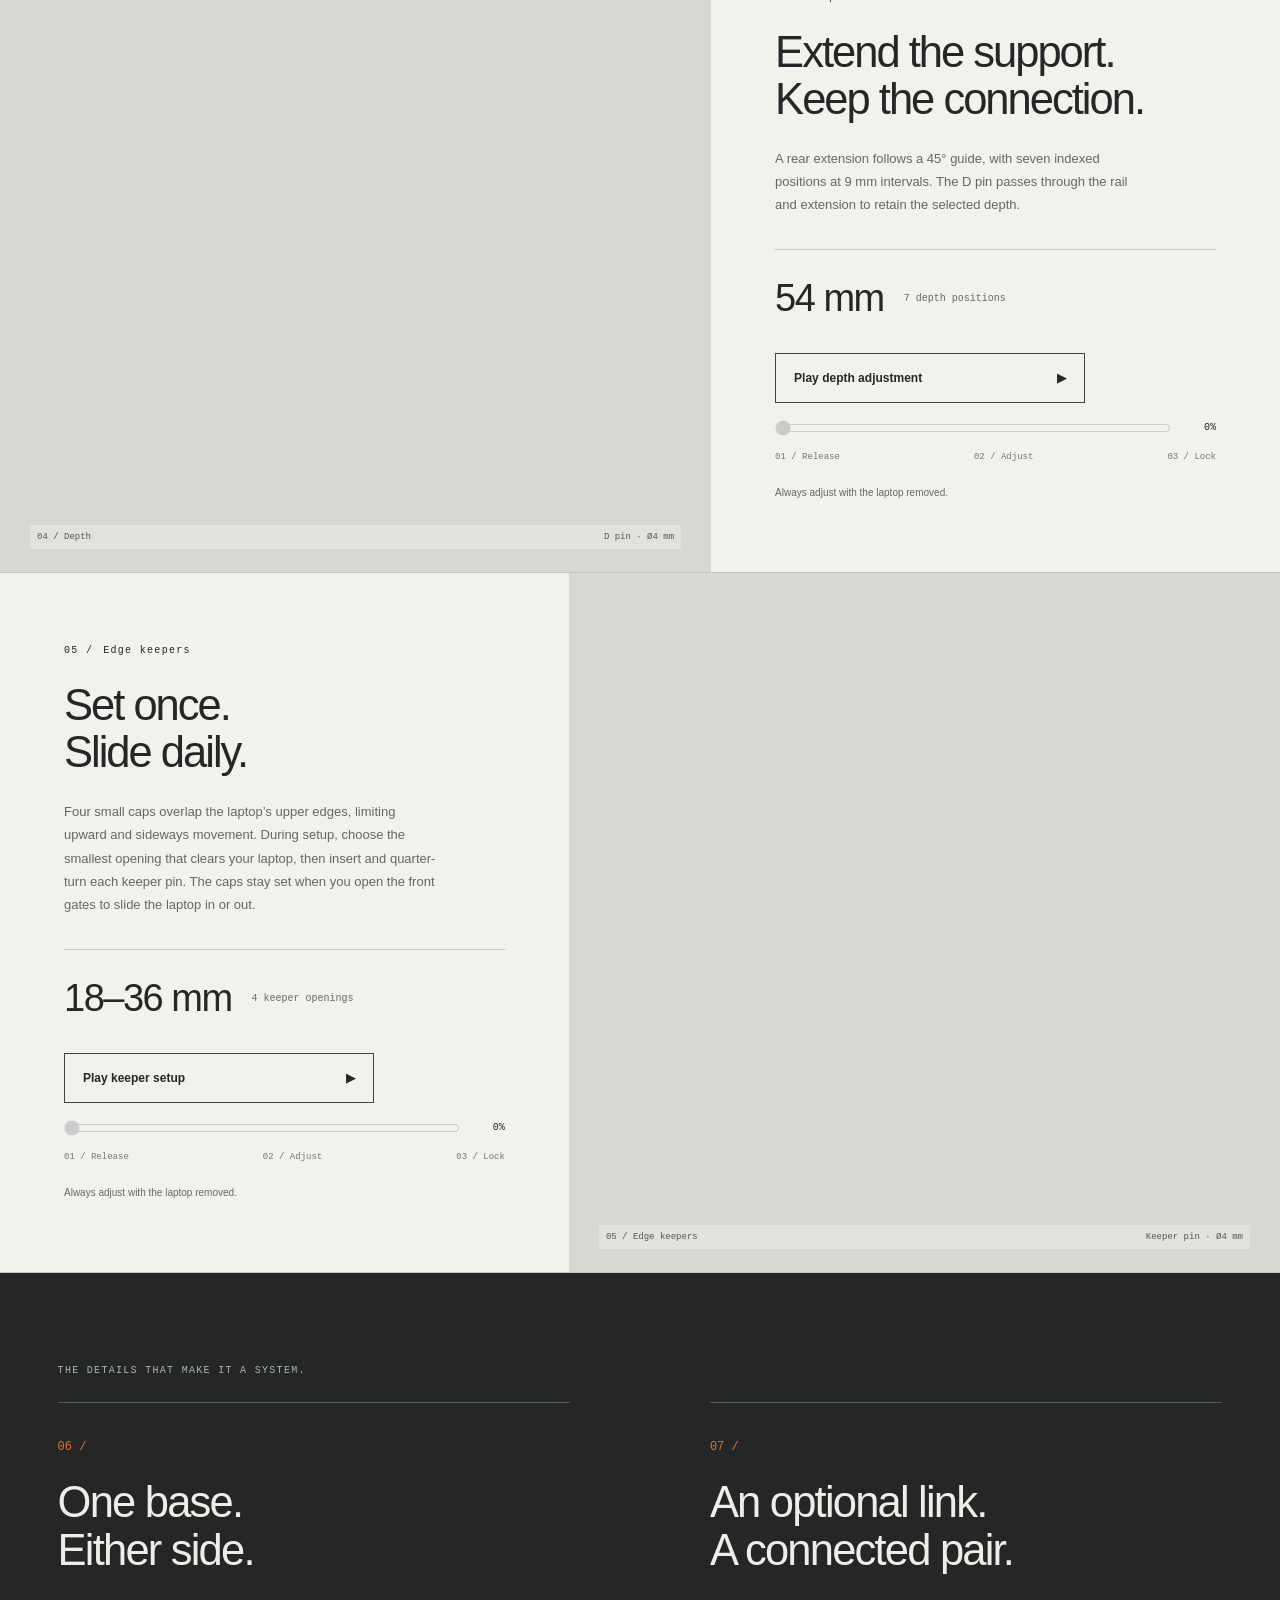
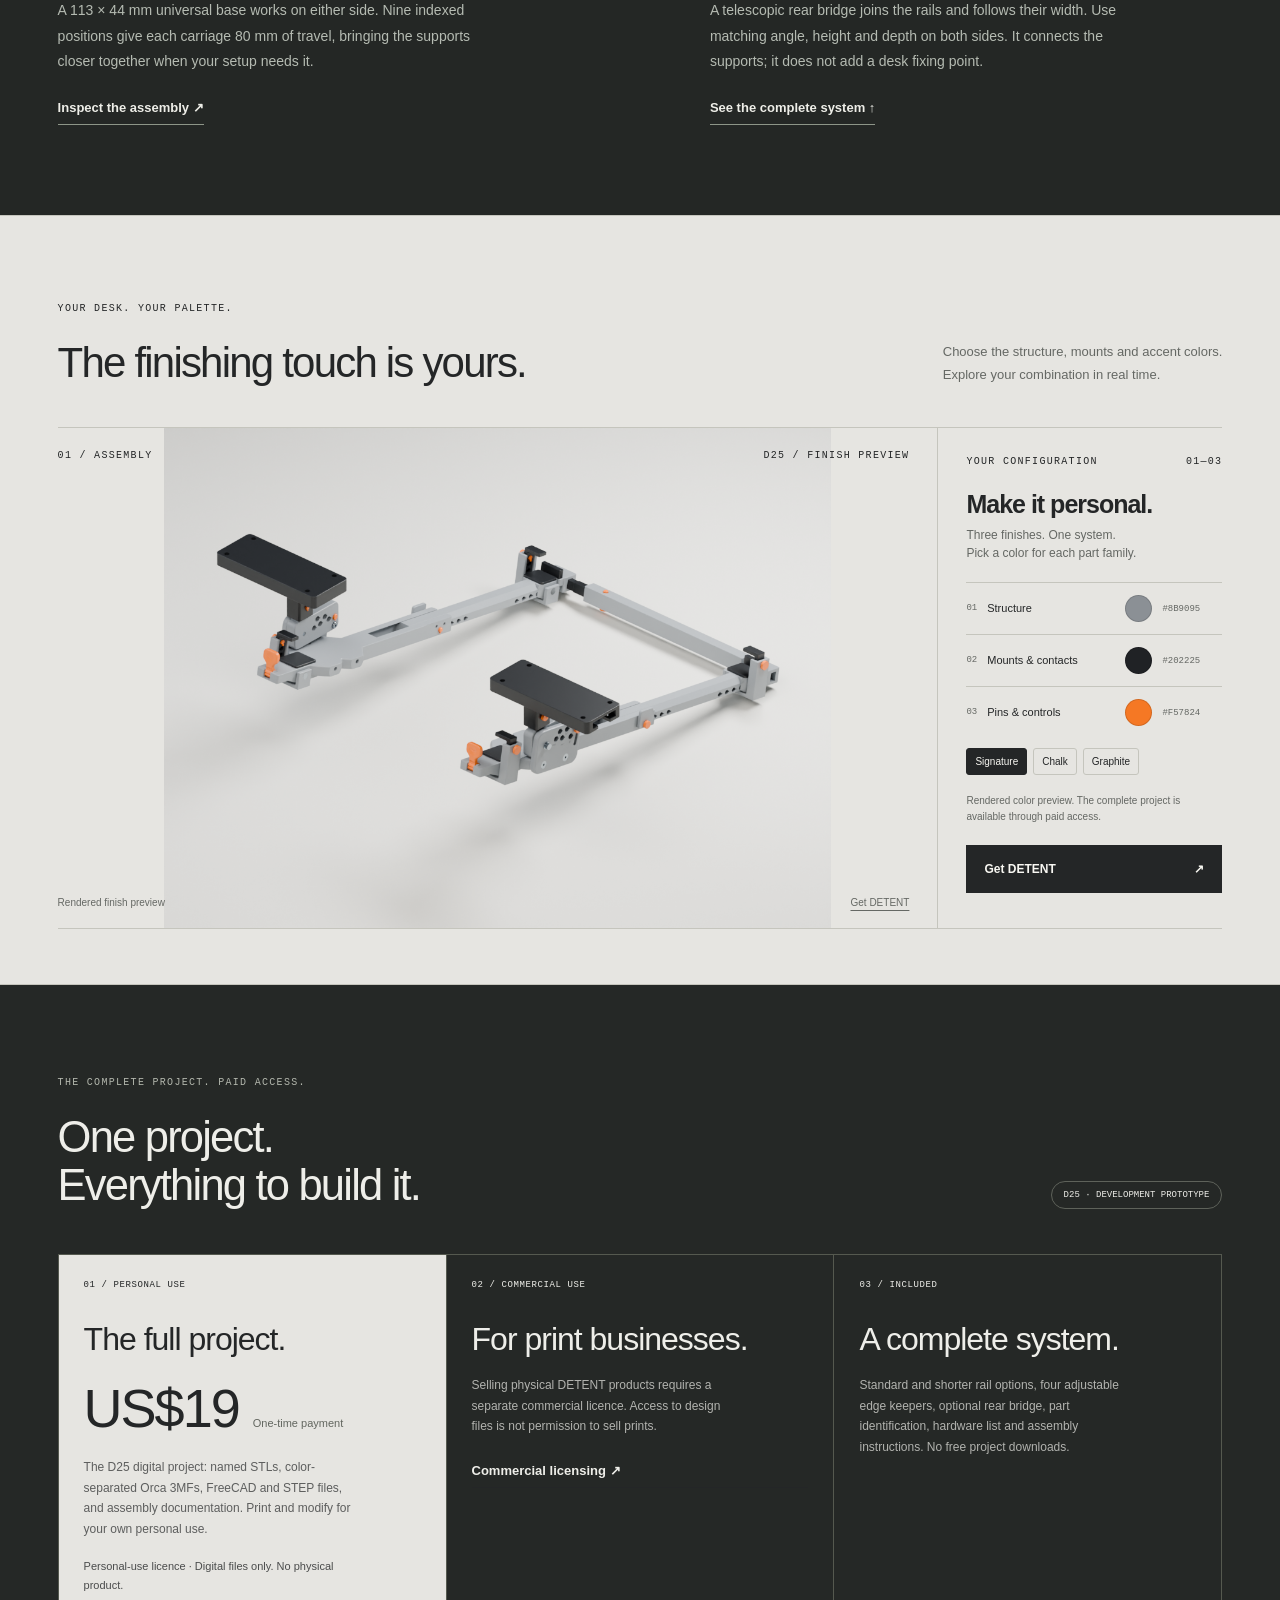
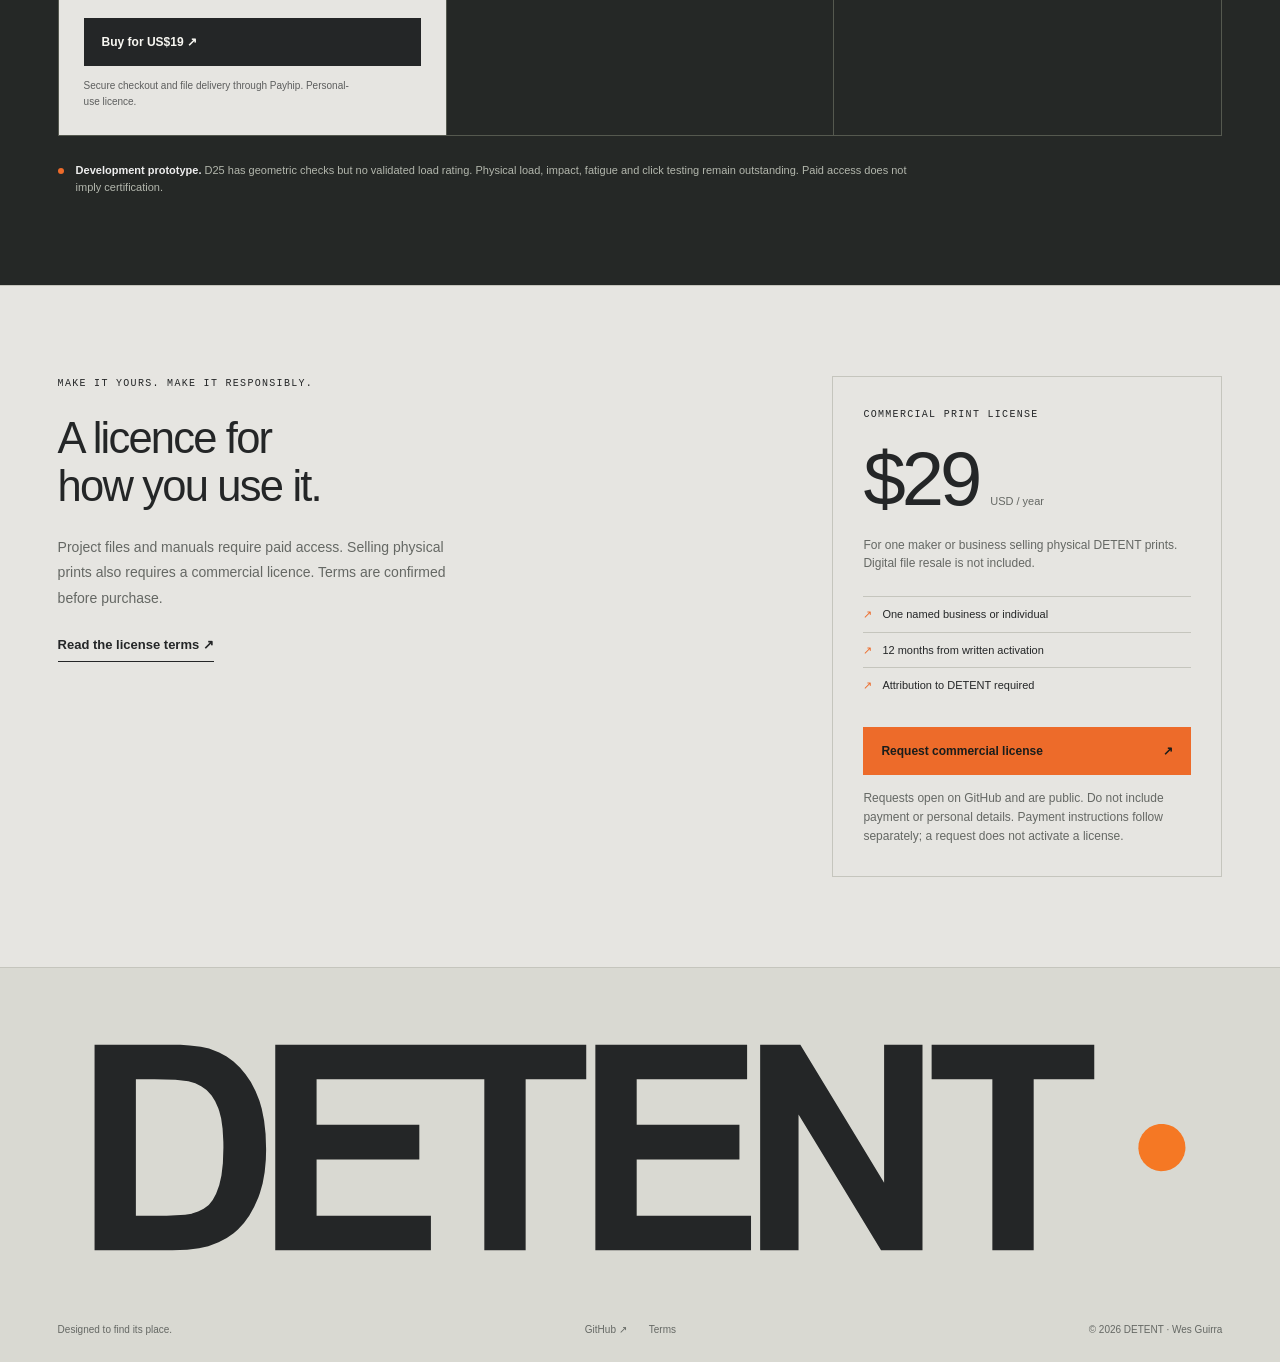
<file: docs/guide.html>
<!doctype html><html lang="en"><meta charset="utf-8"><meta name="viewport" content="width=device-width,initial-scale=1"><meta http-equiv="refresh" content="0;url=./#access"><title>DETENT | Paid project access</title><p>Project files and manuals require paid access. <a href="./#access">Get DETENT</a></p></html>
</file>
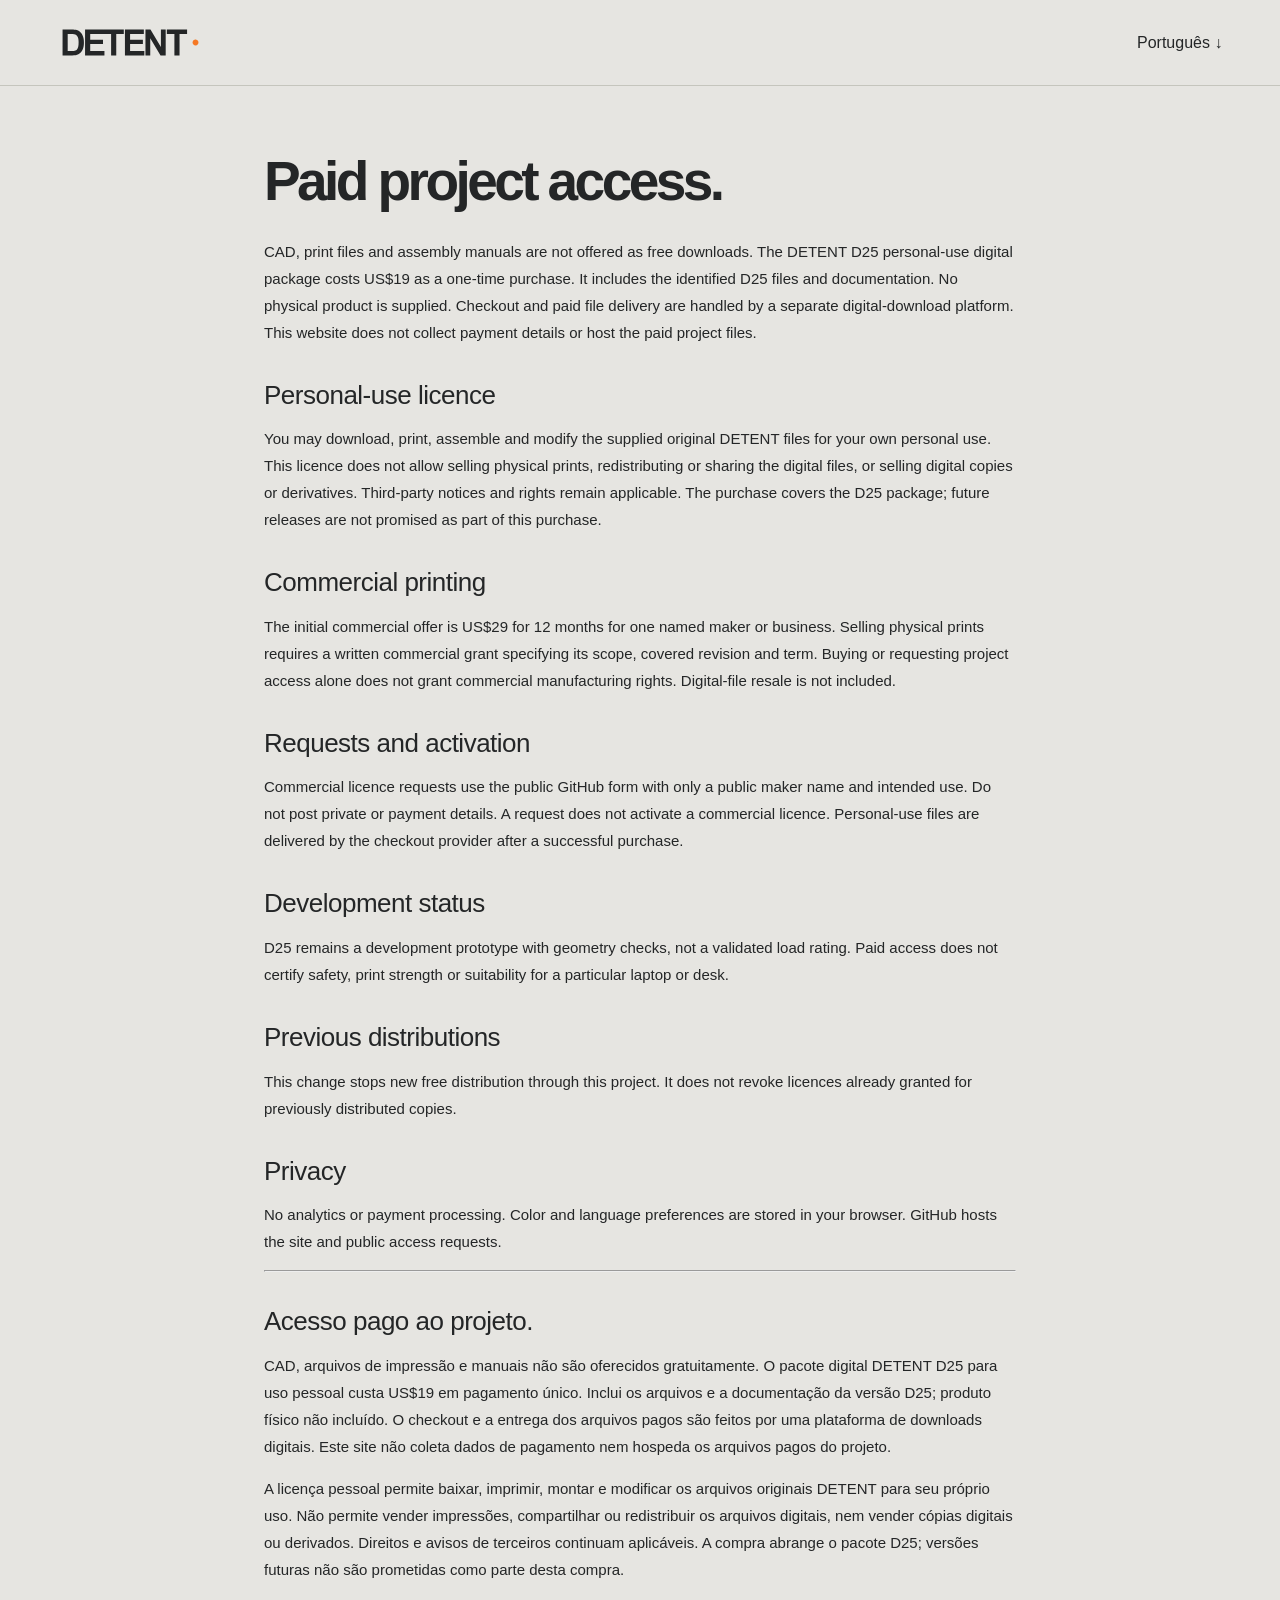
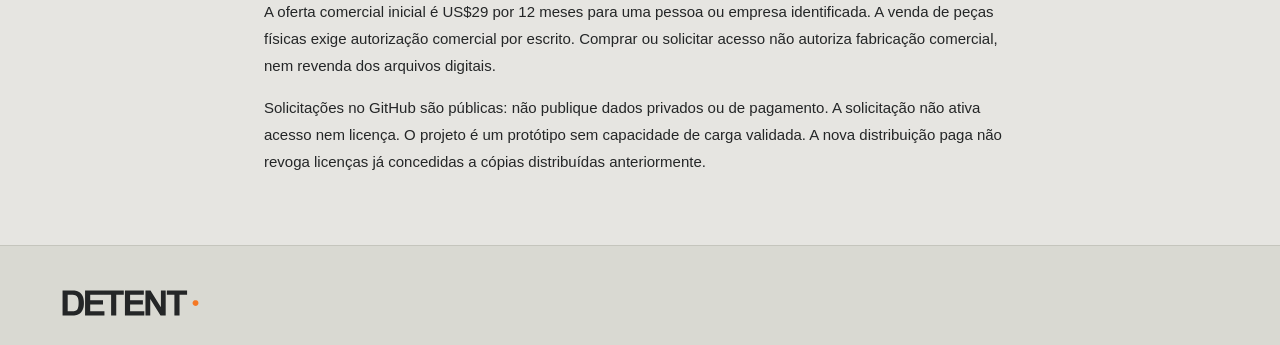
<file: docs/terms.html>
<!doctype html><html lang="en"><head><meta charset="utf-8"><meta name="viewport" content="width=device-width,initial-scale=1"><title>DETENT | Access and licensing</title><link rel="stylesheet" href="assets/site.css"><link rel="icon" href="assets/icon.svg"></head><body class="terms-page"><header class="header"><a class="brand" href="./"><img src="assets/brand/detent.svg" alt="DETENT•"></a><a href="#portugues">Português ↓</a></header><main><article><h1>Paid project access.</h1><p>CAD, print files and assembly manuals are not offered as free downloads. The DETENT D25 personal-use digital package costs US$19 as a one-time purchase. It includes the identified D25 files and documentation. No physical product is supplied. Checkout and paid file delivery are handled by a separate digital-download platform. This website does not collect payment details or host the paid project files.</p><h2>Personal-use licence</h2><p>You may download, print, assemble and modify the supplied original DETENT files for your own personal use. This licence does not allow selling physical prints, redistributing or sharing the digital files, or selling digital copies or derivatives. Third-party notices and rights remain applicable. The purchase covers the D25 package; future releases are not promised as part of this purchase.</p><h2>Commercial printing</h2><p>The initial commercial offer is US$29 for 12 months for one named maker or business. Selling physical prints requires a written commercial grant specifying its scope, covered revision and term. Buying or requesting project access alone does not grant commercial manufacturing rights. Digital-file resale is not included.</p><h2>Requests and activation</h2><p>Commercial licence requests use the public GitHub form with only a public maker name and intended use. Do not post private or payment details. A request does not activate a commercial licence. Personal-use files are delivered by the checkout provider after a successful purchase.</p><h2>Development status</h2><p>D25 remains a development prototype with geometry checks, not a validated load rating. Paid access does not certify safety, print strength or suitability for a particular laptop or desk.</p><h2>Previous distributions</h2><p>This change stops new free distribution through this project. It does not revoke licences already granted for previously distributed copies.</p><h2>Privacy</h2><p>No analytics or payment processing. Color and language preferences are stored in your browser. GitHub hosts the site and public access requests.</p><hr><section id="portugues" lang="pt-BR"><h2>Acesso pago ao projeto.</h2><p>CAD, arquivos de impressão e manuais não são oferecidos gratuitamente. O pacote digital DETENT D25 para uso pessoal custa US$19 em pagamento único. Inclui os arquivos e a documentação da versão D25; produto físico não incluído. O checkout e a entrega dos arquivos pagos são feitos por uma plataforma de downloads digitais. Este site não coleta dados de pagamento nem hospeda os arquivos pagos do projeto.</p><p>A licença pessoal permite baixar, imprimir, montar e modificar os arquivos originais DETENT para seu próprio uso. Não permite vender impressões, compartilhar ou redistribuir os arquivos digitais, nem vender cópias digitais ou derivados. Direitos e avisos de terceiros continuam aplicáveis. A compra abrange o pacote D25; versões futuras não são prometidas como parte desta compra.</p><p>A oferta comercial inicial é US$29 por 12 meses para uma pessoa ou empresa identificada. A venda de peças físicas exige autorização comercial por escrito. Comprar ou solicitar acesso não autoriza fabricação comercial, nem revenda dos arquivos digitais.</p><p>Solicitações no GitHub são públicas: não publique dados privados ou de pagamento. A solicitação não ativa acesso nem licença. O projeto é um protótipo sem capacidade de carga validada. A nova distribuição paga não revoga licenças já concedidas a cópias distribuídas anteriormente.</p></section></article></main><footer><a class="brand" href="./"><img src="assets/brand/detent.svg" alt="DETENT•"></a></footer></body></html>
</file>
<file: docs/assets/site.css>
:root{--paper:#e6e5e1;--ink:#242627;--muted:#656864;--line:#c5c5bd;--orange:#ed6b2a;--white:#f8f7f2}*{box-sizing:border-box}html{scroll-behavior:smooth;scroll-padding-top:86px}body{margin:0;background:var(--paper);color:var(--ink);font:16px/1.5 -apple-system,BlinkMacSystemFont,'Segoe UI',Helvetica,Arial,sans-serif}a{color:inherit;text-decoration:none}button,input,select{font:inherit}button,a,select,input{ -webkit-tap-highlight-color:transparent}button,select{cursor:pointer}button:focus-visible,a:focus-visible,input:focus-visible,summary:focus-visible,select:focus-visible{outline:3px solid var(--orange);outline-offset:5px}button{color:inherit}.header{height:86px;display:flex;align-items:center;justify-content:space-between;padding:0 4.5vw;border-bottom:1px solid var(--line);gap:30px}.brand{font-weight:850;letter-spacing:-1px;font-size:27px;display:flex;align-items:center;gap:10px}.brand svg{width:30px;height:30px}.header nav,.header-right{display:flex;gap:32px;align-items:center;font-size:13px;font-weight:550}.header nav a:hover,.text-link:hover{color:#a3451c}.header select{border:0;background:transparent;font-size:12px}.repo{border-bottom:1px solid var(--ink);padding:3px 0}main{overflow:hidden}.hero{padding:44px 4.5vw 0}.eyebrow,.micro{font:10px/1.5 ui-monospace,SFMono-Regular,Consolas,monospace;letter-spacing:1.3px}.eyebrow{display:flex;align-items:center;gap:10px;margin-bottom:24px}.signal{display:inline-block;width:6px;height:6px;background:var(--orange);border-radius:50%;flex-shrink:0}.hero-copy{display:flex;align-items:flex-end;justify-content:space-between;gap:40px;margin-bottom:24px}h1,h2,h3,p{margin:0}h1{font-size:clamp(64px,7vw,108px);letter-spacing:-.065em;line-height:.94;font-weight:550}h1 em{font-style:normal;color:var(--orange)}.hero-description{width:32%;padding-bottom:5px}.hero-description p{font-size:18px;line-height:1.55;letter-spacing:-.3px}.text-link{display:inline-flex;gap:38px;align-items:center;margin-top:24px;font-size:13px;font-weight:600;border-bottom:1px solid var(--ink);padding-bottom:7px}.product-lab{display:grid;grid-template-columns:minmax(0,1fr) 285px;min-height:500px;border-top:1px solid var(--line);border-bottom:1px solid var(--line);scroll-margin-top:20px}.stage{position:relative;height:500px;min-width:0;isolation:isolate}.stage iframe{width:100%;height:100%;border:0;display:block;background:var(--paper)}.stage-top,.stage-bottom{position:absolute;left:0;right:28px;display:flex;justify-content:space-between;pointer-events:none;z-index:2}.stage-top{top:20px}.stage-bottom{bottom:18px;font-size:10px;color:var(--muted)}.stage-bottom a{pointer-events:auto;text-decoration:underline;text-underline-offset:4px}.loading,.no3d{position:absolute;inset:0;display:grid;place-content:center;background:var(--paper);text-align:center;color:var(--muted);padding:35px}.loading{font-size:13px}.no3d p{max-width:400px}.no3d a{text-decoration:underline;margin-top:20px}[hidden]{display:none!important}.configuration{padding:26px 0 24px 28px;border-left:1px solid var(--line)}.panel-heading{display:flex;justify-content:space-between;margin-bottom:22px}.configuration h2{font-size:25px;letter-spacing:-1px;font-weight:550}.muted{font-size:12px;color:var(--muted);margin:8px 0 20px}.color-row{display:grid;grid-template-columns:1fr 28px 60px;gap:9px;align-items:center;border-top:1px solid var(--line);padding:12px 0;font-size:11px}.color-row label{display:flex;gap:10px;align-items:center}.number{color:var(--muted);font-size:9px;font-family:monospace}.color-row input{border:0;background:none;width:27px;height:27px;padding:0;cursor:pointer}.color-row input::-webkit-color-swatch-wrapper{padding:0}.color-row input::-webkit-color-swatch{border:1px solid #0002;border-radius:50%}.color-row output{font:9px monospace;color:var(--muted)}.presets{display:flex;gap:6px;margin:10px 0 18px}.presets button{border:1px solid var(--line);border-radius:3px;background:none;padding:5px 8px;font-size:10px}.presets button.chosen{background:var(--ink);color:var(--white);border-color:var(--ink)}.bridge-choice{display:flex;gap:8px;align-items:center;font-size:11px}.bridge-choice input{accent-color:var(--orange)}.fine{font-size:10px;color:var(--muted);line-height:1.6;margin-top:14px}.button{display:flex;align-items:center;justify-content:space-between;padding:15px 18px;font-size:12px;font-weight:600;transition:background .2s;gap:20px}.dark{background:var(--ink);color:var(--white);margin-top:20px}.dark:hover{background:#424642}.orange{background:var(--orange);color:#1a1d1b}.orange:hover{background:#ff8d50}.adjustment-control{padding:0 0 26px}.mode-tabs{display:flex;border-bottom:1px solid var(--line);gap:36px;overflow-x:auto}.mode-tabs button{border:0;border-bottom:2px solid transparent;background:none;white-space:nowrap;padding:20px 0 15px;font-size:12px;color:var(--muted)}.mode-tabs button.active{border-bottom-color:var(--orange);color:var(--ink);font-weight:650}.adjustment-detail{display:flex;justify-content:space-between;align-items:center;gap:24px;padding:25px 0 20px}.adjustment-detail h3{font-size:20px;letter-spacing:-.5px;font-weight:550}.adjustment-detail p{font-size:12px;color:var(--muted);max-width:520px;margin-top:6px}.transport{display:flex;gap:16px;align-items:center;flex-shrink:0}.play{display:flex;gap:20px;align-items:center;border:1px solid var(--ink);background:transparent;padding:10px 14px;font-size:11px}.play:disabled{opacity:.5}.transport input{accent-color:var(--orange);width:120px}.transport output{font:10px monospace;min-width:30px}.steps{display:flex;gap:26px;font:10px ui-monospace,monospace;color:var(--muted)}.steps .current{color:#b44c1d;font-weight:700}.steps .unloaded{margin-left:auto;font:10px/1.5 -apple-system,sans-serif}.section{padding:90px 4.5vw;border-top:1px solid var(--line)}h2{font-size:clamp(32px,3.4vw,50px);font-weight:500;line-height:1.1;letter-spacing:-1.8px}.story-grid{display:grid;grid-template-columns:1fr 1fr;gap:15%}.story-grid>p{font-size:16px;line-height:1.8;color:var(--muted);max-width:480px}.specs{display:grid;grid-template-columns:repeat(4,1fr);margin-top:65px;gap:30px}.specs>div{border-top:1px solid var(--line);padding-top:18px}.specs strong{font-size:48px;font-weight:450;letter-spacing:-2px}.specs strong span{font-size:16px;letter-spacing:0;margin-left:5px}.specs p{font-size:11px;color:var(--muted)}.fit-note{display:flex;gap:18px;max-width:680px;margin-top:42px;font-size:11px;color:var(--muted)}.fit-note>span{color:var(--orange);font-size:25px}.downloads{background:#252826;color:#eeeee9}.downloads .eyebrow{color:#b3b7ad}.section-top{display:flex;justify-content:space-between;align-items:flex-end;gap:25px}.pill{font:9px monospace;border:1px solid #5e625a;border-radius:20px;padding:8px 12px;white-space:nowrap}.download-grid{display:grid;grid-template-columns:repeat(3,1fr);gap:1px;margin-top:45px;background:#55594f;border:1px solid #55594f}.download{background:#252826;padding:25px;display:flex;flex-direction:column;min-height:280px;transition:background .2s}.download:hover{background:#363a34}.download.featured{background:#e6e5e1;color:var(--ink)}.download.featured:hover{background:#f5f3eb}.download-top,.download-bottom{display:flex;justify-content:space-between;gap:12px;font:9px ui-monospace,monospace;letter-spacing:.6px}.download-top>span:last-child{font:20px sans-serif}.download h3{font-size:32px;font-weight:450;letter-spacing:-1px;margin:25px 0 12px}.download p{font-size:12px;line-height:1.7;max-width:270px;opacity:.7}.download-bottom{padding-top:30px;margin-top:auto}.print-details{border-bottom:1px solid #55594f;padding:24px 0;font-size:12px}.print-details summary{cursor:pointer}.print-details ol{padding-left:20px;line-height:2}.print-details p{color:#b3b7ad;max-width:800px}.prototype-note{display:flex;gap:12px;padding-top:26px;font-size:11px;color:#b3b7ad;max-width:870px}.prototype-note .signal{margin-top:6px}.prototype-note strong{font-weight:550;color:#eee}.licensing{display:grid;grid-template-columns:1fr 390px;gap:15%}.license-intro p{max-width:400px;font-size:14px;color:var(--muted);line-height:1.8;margin-top:24px}.license-offer{border:1px solid var(--line);padding:30px}.price{font-size:76px;letter-spacing:-4px;line-height:1.5}.price span{font:11px sans-serif;letter-spacing:0;margin-left:12px;color:var(--muted)}.license-offer>p{font-size:12px;color:var(--muted)}.license-offer ul{font-size:11px;list-style:none;padding:0;margin:24px 0}.license-offer li{padding:9px 0;border-top:1px solid var(--line)}.license-offer li:before{content:'↗';color:var(--orange);margin-right:10px}footer{background:#d9d9d2;padding:40px 4.5vw 25px;border-top:1px solid var(--line)}.footer-brand{font-size:clamp(70px,17vw,245px);line-height:1.05;letter-spacing:-.075em;font-weight:750}.footer-brand>span{font-size:.25em;color:var(--orange);vertical-align:middle;margin-left:30px}.footer-bottom{display:flex;justify-content:space-between;align-items:center;gap:20px;margin-top:35px;font-size:10px;color:var(--muted)}.footer-bottom>div{display:flex;gap:22px}.sr-only,.skip{position:absolute;width:1px;height:1px;overflow:hidden;clip-path:inset(50%)}.skip:focus{width:auto;height:auto;clip-path:none;z-index:99;left:20px;top:20px;background:white;padding:10px}body.terms-page article{max-width:800px;margin:70px auto;padding:0 24px}body.terms-page article h1{font-size:55px;margin-bottom:30px}body.terms-page article h2{font-size:26px;margin:35px 0 16px;letter-spacing:-.5px}body.terms-page article p,body.terms-page article li{font-size:15px;line-height:1.8;margin-bottom:15px}body.terms-page article a{text-decoration:underline} @media(min-width:1600px){.hero,.section,.header,footer{padding-left:max(5vw,calc((100vw - 1440px)/2));padding-right:max(5vw,calc((100vw - 1440px)/2))}}@media(max-width:950px){.header nav{gap:20px}.hero-description{width:39%}.product-lab{grid-template-columns:minmax(0,1fr) 250px}.configuration{padding-left:20px}.stage{height:510px}.transport{gap:8px}.transport input{width:80px}.adjustment-detail p{max-width:350px}.licensing{gap:50px;grid-template-columns:1fr 340px}.specs strong{font-size:40px}}@media(max-width:650px){.header{height:68px;padding:0 20px;gap:12px}.brand{font-size:22px}.brand svg{width:24px}.header nav{display:none}.header-right{gap:16px}.hero{padding:30px 20px 0}.hero-copy{display:block}.hero-description{width:auto;margin-top:24px}.hero-description p{font-size:15px}.hero-description .text-link{margin-top:15px}.eyebrow{font-size:9px}.product-lab{grid-template-columns:1fr;margin-top:28px}.stage{height:360px}.stage-top{right:0}.stage-top .micro{font-size:8px}.stage-bottom{right:0}.configuration{border-left:0;border-top:1px solid var(--line);padding:24px 0}.configuration .panel-heading{margin-bottom:10px}.configuration h2{font-size:27px}.configuration .muted br{display:none}.color-row{grid-template-columns:1fr 30px 75px;font-size:13px}.color-row output{font-size:11px}.presets button{font-size:12px;padding:7px 13px}.bridge-choice{font-size:13px}.configuration .fine{max-width:290px}.configuration .dark{max-width:none}.mode-tabs{gap:24px}.mode-tabs button{font-size:12px}.adjustment-detail{display:block}.transport{margin-top:20px;gap:15px}.transport input{flex:1;width:70px}.steps{flex-wrap:wrap;gap:18px;font-size:9px}.steps .unloaded{width:100%;margin-left:0}.section{padding:55px 20px}.story-grid{grid-template-columns:1fr;gap:25px}.story-grid>p{font-size:14px}.specs{grid-template-columns:1fr 1fr;gap:26px 20px;margin-top:36px}.specs strong{font-size:42px}.section-top{display:block}.section-top .pill{display:inline-block;margin-top:24px}.download-grid{grid-template-columns:1fr;margin-top:28px}.download{min-height:230px}.download p{max-width:none}.licensing{grid-template-columns:1fr;gap:35px}.license-offer{padding:25px}.footer-bottom{flex-wrap:wrap;align-items:flex-start;gap:20px}.footer-bottom>p{width:100%}.footer-bottom>span{width:100%}.footer-brand>span{margin-left:16px}footer{padding:30px 20px}.transport .play{padding:10px;font-size:10px}h1{font-size:70px}}@media(prefers-reduced-motion:reduce){html{scroll-behavior:auto}*{transition:none!important}}

.configurator .hero{padding-top:22px}.configurator .stage{height:calc(100vh - 330px);min-height:450px}.configurator .product-lab{min-height:450px}@media(max-width:650px){.configurator .stage{height:360px;min-height:360px}}
/* Product presentation: studio hero and individual mechanism stories. */
.product-hero{padding:42px 4.5vw 0;background:#e6e5e1}.hero-heading{display:flex;justify-content:space-between;align-items:flex-end;gap:50px;position:relative;z-index:1}.hero-heading h1{font-size:clamp(66px,7.3vw,112px);line-height:.95}.hero-product-copy{max-width:370px;padding-bottom:7px}.hero-product-copy>p{font-size:18px;line-height:1.6;letter-spacing:-.2px}.hero-actions{display:flex;align-items:center;gap:22px;flex-wrap:wrap;margin-top:26px}.hero-actions .dark{margin:0}.hero-actions .text-link{margin:0;font-size:12px;gap:0}.hero-render{position:relative;margin:34px -4.95vw 0;background:#d8d7d1}.hero-render>img{width:100%;height:clamp(360px,43vw,660px);object-fit:cover;display:block}.hero-render figcaption{position:absolute;left:4.5vw;right:4.5vw;bottom:22px;display:flex;justify-content:space-between;gap:15px;font:9px ui-monospace,monospace;letter-spacing:1px;color:#434742}.hero-spec-strip{display:grid;grid-template-columns:repeat(4,1fr);border-top:1px solid var(--line)}.hero-spec-strip a{display:flex;align-items:center;gap:14px;padding:22px 25px;border-right:1px solid var(--line);font-size:12px}.hero-spec-strip a:first-child{padding-left:0}.hero-spec-strip a:last-child{border:0}.hero-spec-strip strong{color:var(--orange);font:10px monospace}.hero-spec-strip a>span:last-child{margin-left:auto;font:10px monospace;color:var(--muted)}.features-intro{padding:95px 4.5vw 80px;display:grid;grid-template-columns:1fr 1fr;column-gap:14%;background:#f2f1ec}.features-intro .eyebrow{grid-column:1/-1}.features-intro h2{font-size:clamp(40px,4vw,60px)}.features-intro>p{max-width:410px;color:var(--muted);font-size:15px;line-height:1.8;align-self:end}.feature-section{display:grid;grid-template-columns:1.25fr 1fr;align-items:center;background:#f2f1ec;border-top:1px solid var(--line);min-height:580px;scroll-margin-top:30px}.feature-section:nth-of-type(even){grid-template-columns:1fr 1.25fr}.feature-section:nth-of-type(even) .feature-visual{order:2}.feature-visual{position:relative;background:#d8d7d1;min-height:580px;height:100%;isolation:isolate;overflow:hidden}.feature-visual>img{width:100%;height:100%;position:absolute;inset:0;object-fit:cover}.feature-player-slot{position:absolute;inset:0;z-index:2;visibility:hidden}.feature-visual.active .feature-player-slot{visibility:visible}.feature-player-slot iframe{height:100%;width:100%;border:0;display:block;background:#e6e5e1}.feature-caption{position:absolute;left:30px;right:30px;bottom:23px;display:flex;justify-content:space-between;gap:12px;z-index:3;font:9px ui-monospace,monospace;color:#535952;pointer-events:none}.feature-loading{position:absolute;inset:0;z-index:4;display:grid;place-content:center;background:#e6e5e1c9;font-size:12px}.feature-copy{padding:70px clamp(35px,5vw,85px);min-width:0}.feature-copy h2{font-size:clamp(35px,3.4vw,53px);line-height:1.08;letter-spacing:-2px}.feature-copy>p{font-size:13px;line-height:1.8;color:var(--muted);margin-top:24px;max-width:375px}.feature-metric{display:flex;align-items:center;gap:20px;border-top:1px solid var(--line);margin-top:32px;padding-top:20px}.feature-metric strong{font-size:38px;letter-spacing:-1.5px;font-weight:450;white-space:nowrap}.feature-metric>span{font:10px/1.7 ui-monospace,monospace;color:var(--muted);max-width:120px}.feature-transport{display:grid;grid-template-columns:1fr 35px;gap:17px 10px;margin-top:26px}.feature-play{grid-column:1/-1;border:1px solid #444;background:transparent;max-width:310px;text-align:left}.feature-play:hover{background:#e6e5e1}.feature-seek{width:100%;margin:0;accent-color:var(--orange)}.feature-progress{font:10px monospace;align-self:center;text-align:right}.feature-phases{display:flex;justify-content:space-between;gap:10px;margin-top:16px;font:9px ui-monospace,monospace;color:#74786f}.feature-phases .current{color:#a74419;font-weight:650}.feature-copy .feature-unloaded{font-size:10px;margin-top:22px}.connection-section{background:#242725;color:#eeeee8}.connection-section .eyebrow{color:#b0b5ab}.connection-grid{display:grid;grid-template-columns:1fr 1fr;gap:12%}.connection-grid article{border-top:1px solid #555b53;padding-top:30px}.connection-number{font:12px monospace;color:var(--orange)}.connection-grid h2{margin-top:22px}.connection-grid p{font-size:14px;line-height:1.8;color:#b5bbb2;max-width:430px;margin-top:24px}.connection-grid .text-link{border-color:#8d9588}.personalize-section{padding-top:85px;border-top:1px solid var(--line);padding-bottom:55px}.personalize-heading{display:flex;justify-content:space-between;align-items:end;gap:40px;margin-bottom:40px}.personalize-heading h2{font-size:42px}.personalize-heading>p{font-size:13px;line-height:1.8;color:var(--muted)}@media(min-width:1600px){.product-hero,.features-intro{padding-left:max(5vw,calc((100vw - 1440px)/2));padding-right:max(5vw,calc((100vw - 1440px)/2))}.hero-render{margin-left:0;margin-right:0}.feature-copy{padding-left:6vw;padding-right:6vw}}@media(max-width:950px){.hero-actions{gap:14px}.hero-product-copy{max-width:290px}.hero-spec-strip a{padding:20px 12px;gap:8px}.feature-copy{padding:45px 30px}.feature-visual{min-height:530px}.feature-section{min-height:530px}.feature-copy h2{font-size:37px}.personalize-heading{display:block}.personalize-heading>p{margin-top:22px}}@media(max-width:650px){.product-hero{padding:30px 20px 0}.hero-heading{display:block}.hero-heading h1{font-size:65px}.hero-product-copy{max-width:none;margin-top:25px}.hero-product-copy>p{font-size:16px}.hero-actions{gap:24px;margin-top:22px}.hero-actions .button{font-size:11px;padding:12px 14px}.hero-render{margin:28px -20px 0}.hero-render>img{height:310px;object-fit:cover}.hero-render figcaption{left:20px;right:20px;bottom:15px;font-size:7px;letter-spacing:.4px}.hero-render figcaption>span:last-child{display:none}.hero-spec-strip{grid-template-columns:1fr 1fr}.hero-spec-strip a{padding:17px 10px!important;border-bottom:1px solid var(--line);font-size:11px}.hero-spec-strip a:nth-child(2n){border-right:0}.hero-spec-strip a>span:last-child{font-size:8px}.features-intro{display:block;padding:55px 20px 45px}.features-intro h2{font-size:40px}.features-intro>p{font-size:13px;margin-top:24px}.feature-section,.feature-section:nth-of-type(even){display:flex;flex-direction:column;min-height:0}.feature-section .feature-visual,.feature-section:nth-of-type(even) .feature-visual{order:0;width:100%;height:330px;min-height:330px}.feature-copy{padding:35px 20px 45px;width:100%}.feature-copy h2{font-size:39px}.feature-copy>p{max-width:none;font-size:13px}.feature-copy .eyebrow{margin-bottom:18px}.feature-caption{left:20px;right:20px;bottom:18px;font-size:8px}.feature-metric{margin-top:25px}.feature-metric strong{font-size:35px}.feature-play{max-width:none}.feature-phases{font-size:10px}.connection-grid{grid-template-columns:1fr;gap:45px}.connection-grid h2{font-size:36px}.connection-grid p{font-size:13px}.personalize-section{padding:50px 20px}.personalize-heading h2{font-size:36px}.personalize-heading{margin-bottom:25px}}
@media(max-width:650px){.hero-render>img{height:auto;aspect-ratio:2200/1160;object-fit:contain}.hero-render figcaption{bottom:8px;font-size:6px}.feature-visual>img{object-fit:contain}}

/* One canonical DETENT ligature across every surface. */
.brand img{display:block;width:145px;height:auto}.footer-brand img{display:block;width:min(100%,1195px);height:auto}.field-label{display:block;font-size:12px;margin-top:18px;margin-bottom:8px}#rail-choice{width:100%;padding:10px;background:transparent;border:1px solid var(--line);border-radius:4px;color:inherit}.brand{flex-shrink:0}@media(max-width:650px){.brand img{width:122px}.header .repo{font-size:11px}}

#color-preview{display:block;width:100%;height:100%;object-fit:contain}.feature-player-slot video{position:absolute;inset:0;width:100%;height:100%;object-fit:cover}.download .button{margin-top:24px}.download .text-link{color:inherit;margin-top:24px}

/* D25: installed hero and complete-system view. Keep the product uncropped. */
.hero-render{background:#252729}.hero-render>img{height:auto;aspect-ratio:2200/1280;object-fit:contain}.hero-render figcaption{color:#f4f1e8;text-shadow:0 1px 5px #000;background:linear-gradient(transparent,#0008);left:0;right:0;bottom:0;padding:24px 4.5vw 16px}
.system-overview{background:#e6e5e1}.system-heading{display:grid;grid-template-columns:1fr 1fr;gap:12%;align-items:end}.system-heading>p{font-size:14px;color:var(--muted);line-height:1.85;max-width:450px}.system-overview figure{margin:40px 0 0}.system-overview figure img{display:block;width:100%;height:auto}.system-overview figcaption{font:9px/1.7 ui-monospace,monospace;color:var(--muted);margin-top:14px}.system-details{display:grid;grid-template-columns:repeat(3,1fr);gap:35px;margin-top:45px}.system-details article{border-top:1px solid var(--line);padding-top:22px}.system-details article>span{font:10px monospace;color:#b44c1d}.system-details h3{font-weight:500;font-size:23px;letter-spacing:-.6px;margin-top:12px}.system-details p{font-size:12px;line-height:1.85;color:var(--muted);margin-top:12px;max-width:340px}
.feature-player-slot video{object-fit:contain;background:#d8d7d1}.feature-play[aria-pressed="true"]{background:#e2dfd6;border-color:#a34520}.feature-caption{padding:7px;background:#e6e5e1c9;border-radius:2px}
@media(max-width:650px){.hero-render>img{aspect-ratio:2200/1280}.hero-render figcaption{padding:15px 20px 9px;font-size:7px}.system-heading{grid-template-columns:1fr;gap:25px}.system-details{grid-template-columns:1fr;gap:25px}.system-details p{max-width:none}.system-overview figure{margin-top:28px}}
@media(prefers-reduced-motion:reduce){html{scroll-behavior:auto}*{transition:none!important}}

/* Personal digital-project purchase. */
.personal-price{display:flex;align-items:baseline;flex-wrap:wrap;gap:14px;margin:2px 0 18px}.personal-price strong{font-size:54px;font-weight:500;letter-spacing:-2px;line-height:1.15}.personal-price span{font-size:11px;color:#62665f}.download.featured .digital-note{font-size:11px;opacity:.8;margin-top:18px}.download.featured .purchase-status{font-size:10px;line-height:1.6;margin-top:12px;opacity:.7}.checkout-pending{background:#535850}.download.featured .button{width:100%}
</file>
